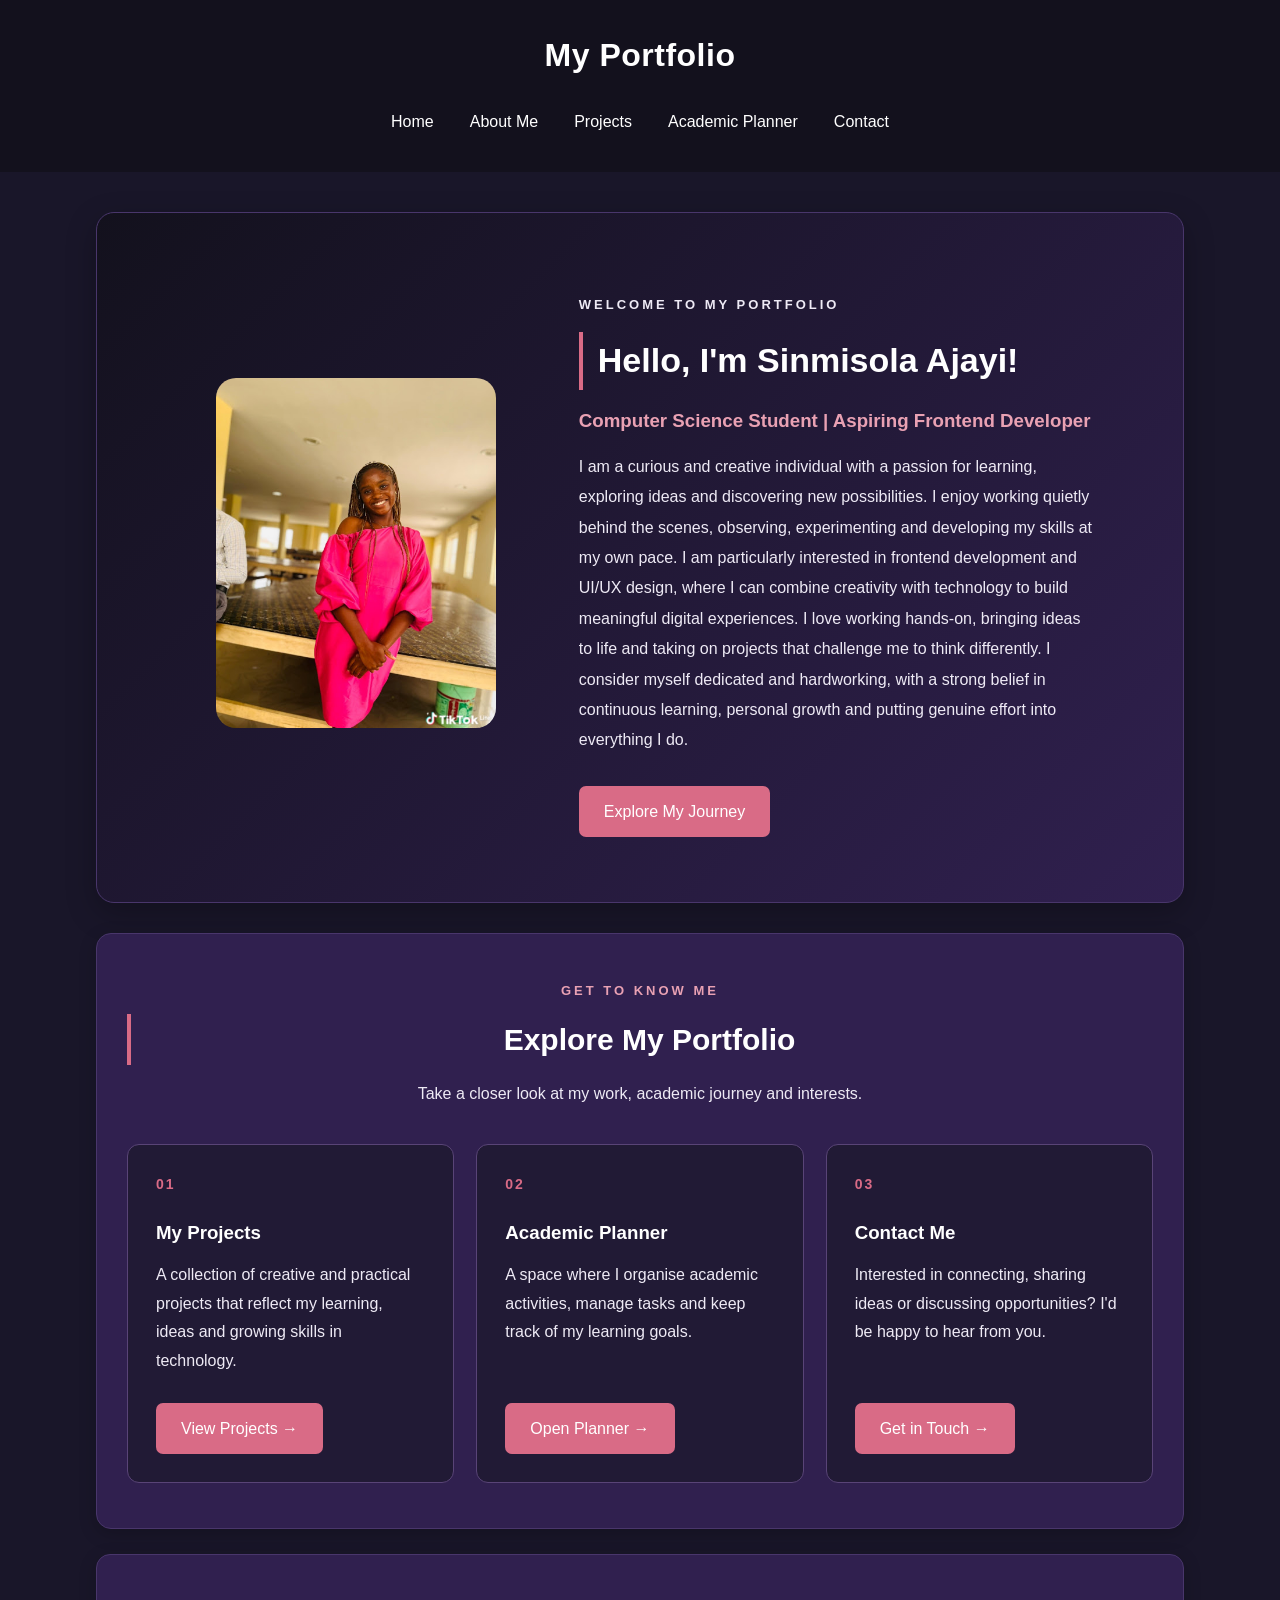
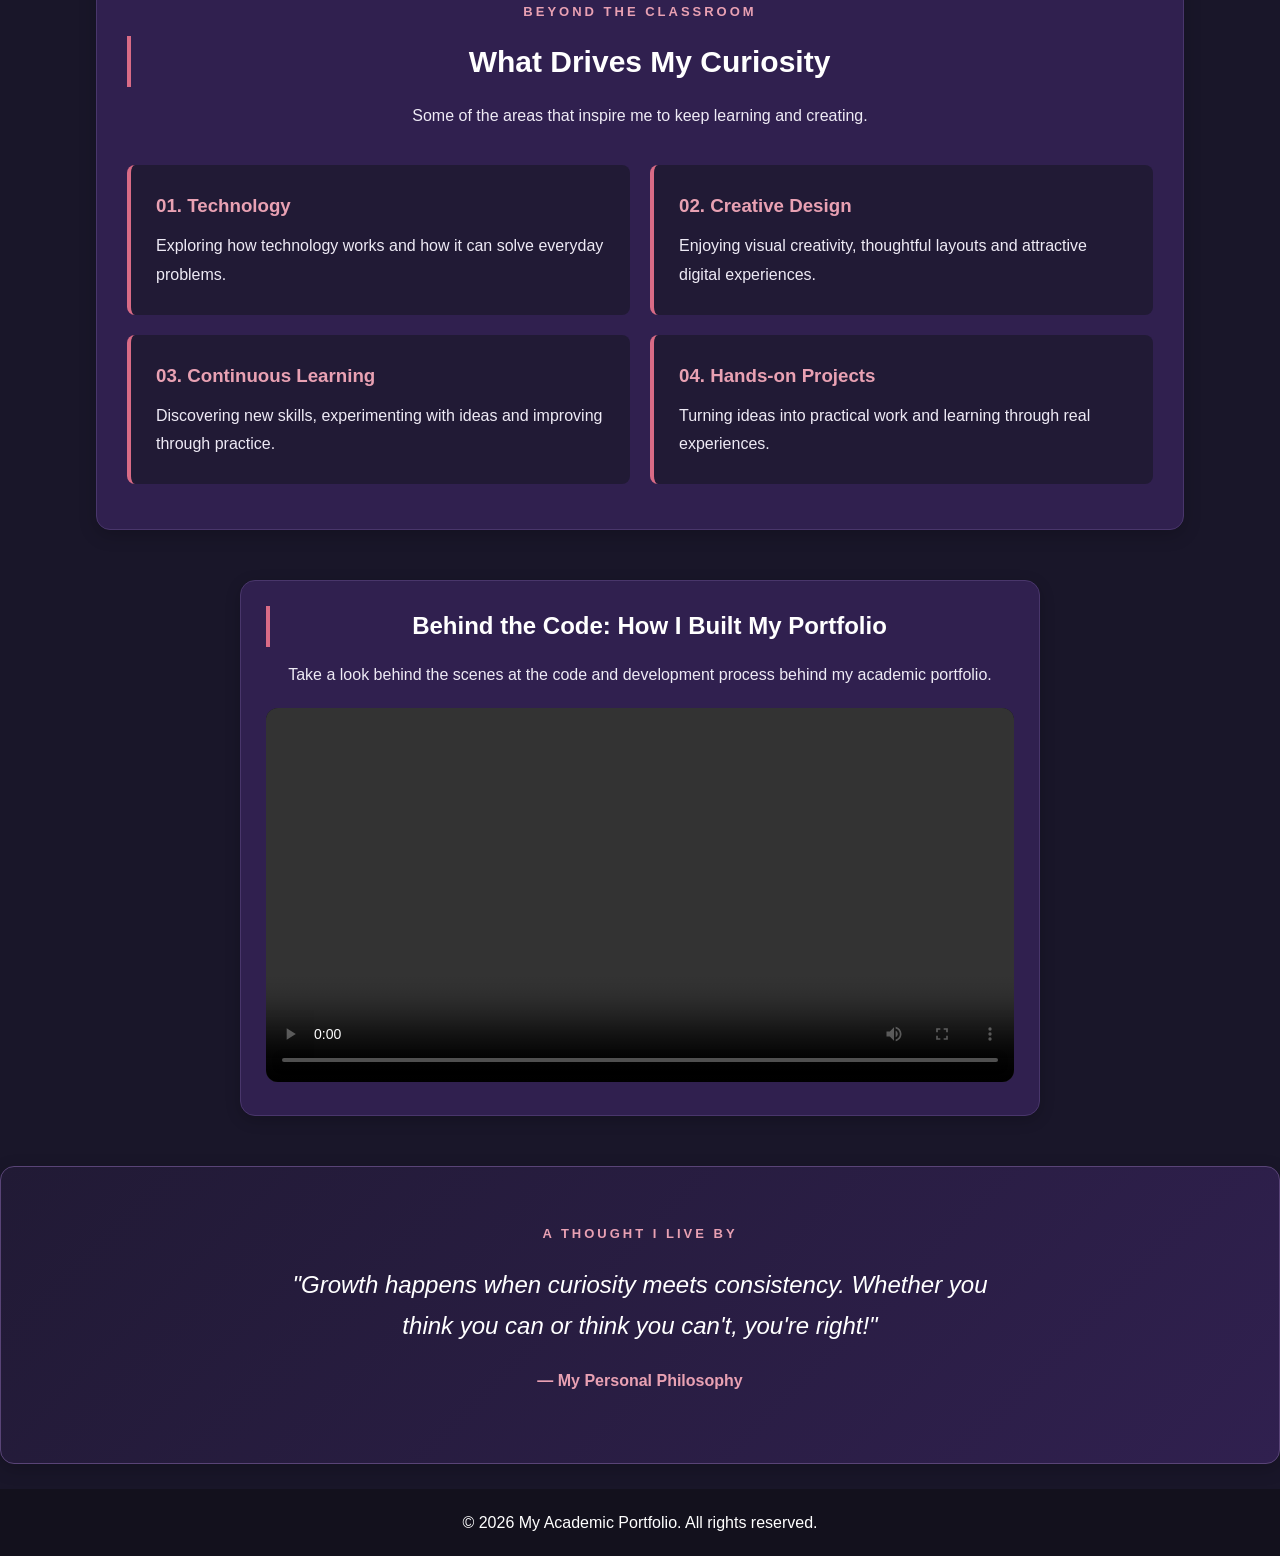
<file: index.html>
<!DOCTYPE html>
<html lang="en">
    <head>
        <meta charset="UTF-8">
        <meta name="viewport" content="width=device-width, initial-scale=1.0">
        <title>My Academic Portfolio</title>
        <link rel="stylesheet" href="style.css">
    </head>
    <body>
        <header>
            <h1>My Portfolio</h1>
            <nav>
                <a href="index.html">Home</a>
                <a href="about.html">About Me</a>
                <a href="projects.html">Projects</a>
                <a href="planner.html">Academic Planner</a>
                <a href="contact.html">Contact</a>
            </nav>
        </header>
        <main>
            
<section class="hero">
    <div class="hero-image">
        <img src="images/profile.jpeg" alt="Profile picture of Sinmisola Ajayi">
    </div>

    <div class="hero-content">
        <p class="intro-label">WELCOME TO MY PORTFOLIO</p>

        <h2>Hello, I'm Sinmisola Ajayi!</h2>

        <h3>Computer Science Student | Aspiring Frontend Developer</h3>

        <p>
            I am a curious and creative individual with a passion for learning,
            exploring ideas and discovering new possibilities. I enjoy working
            quietly behind the scenes, observing, experimenting and developing
            my skills at my own pace. I am particularly interested in frontend
            development and UI/UX design, where I can combine creativity with
            technology to build meaningful digital experiences. I love working
            hands-on, bringing ideas to life and taking on projects that
            challenge me to think differently. I consider myself dedicated
            and hardworking, with a strong belief in continuous learning,
            personal growth and putting genuine effort into everything I do.
        </p>

        <a href="about.html" class="btn">Explore My Journey</a>
    </div>
</section>


<section class="discover-section">
    <div class="section-heading">
        <p class="intro-label">GET TO KNOW ME</p>
        <h2>Explore My Portfolio</h2>
        <p>Take a closer look at my work, academic journey and interests.</p>
    </div>

    <div class="discover-container">

        <div class="discover-card">
            <span class="card-number">01</span>
            <h3>My Projects</h3>
            <p>
                A collection of creative and practical projects that reflect
                my learning, ideas and growing skills in technology.
            </p>
            <a href="projects.html" class="btn">View Projects →</a>
        </div>

        <div class="discover-card">
            <span class="card-number">02</span>
            <h3>Academic Planner</h3>
            <p>
                A space where I organise academic activities, manage tasks
                and keep track of my learning goals.
            </p>
            <a href="planner.html" class="btn">Open Planner →</a>
        </div>

        <div class="discover-card">
            <span class="card-number">03</span>
            <h3>Contact Me</h3>
            <p>
                Interested in connecting, sharing ideas or discussing
                opportunities? I'd be happy to hear from you.
            </p>
            <a href="contact.html" class="btn">Get in Touch →</a>
        </div>

    </div>
</section>

<section class="interests-section">
    <div class="section-heading">
        <p class="intro-label">BEYOND THE CLASSROOM</p>
        <h2>What Drives My Curiosity</h2>
        <p>Some of the areas that inspire me to keep learning and creating.</p>
    </div>

    <div class="interests-container">

        <div class="interest-item">
            <h3>01. Technology</h3>
            <p>Exploring how technology works and how it can solve everyday problems.</p>
        </div>

        <div class="interest-item">
            <h3>02. Creative Design</h3>
            <p>Enjoying visual creativity, thoughtful layouts and attractive digital experiences.</p>
        </div>

        <div class="interest-item">
            <h3>03. Continuous Learning</h3>
            <p>Discovering new skills, experimenting with ideas and improving through practice.</p>
        </div>

        <div class="interest-item">
            <h3>04. Hands-on Projects</h3>
            <p>Turning ideas into practical work and learning through real experiences.</p>
        </div>

    </div>
</section>

            <section class="media-section">
    <h2>Behind the Code: How I Built My Portfolio</h2>

    <p>
        Take a look behind the scenes at the code and development process behind my academic portfolio.
    </p>

    <video controls width="100%">
        <source src="videos/video.mp4" type="video/mp4">
        Your browser does not support video playback.
    </video>

</section>

        </main>

<section class="quote-section">
    <p class="intro-label">A THOUGHT I LIVE BY</p>

    <blockquote>
        "Growth happens when curiosity meets consistency. Whether you think you can or think you can't, you're right!"
    </blockquote>

    <p class="quote-author">— My Personal Philosophy</p>
</section>

        <footer>
            <p>&copy; 2026 My Academic Portfolio. All rights reserved.</p>
        </footer>
    </body>
</html>
</file>
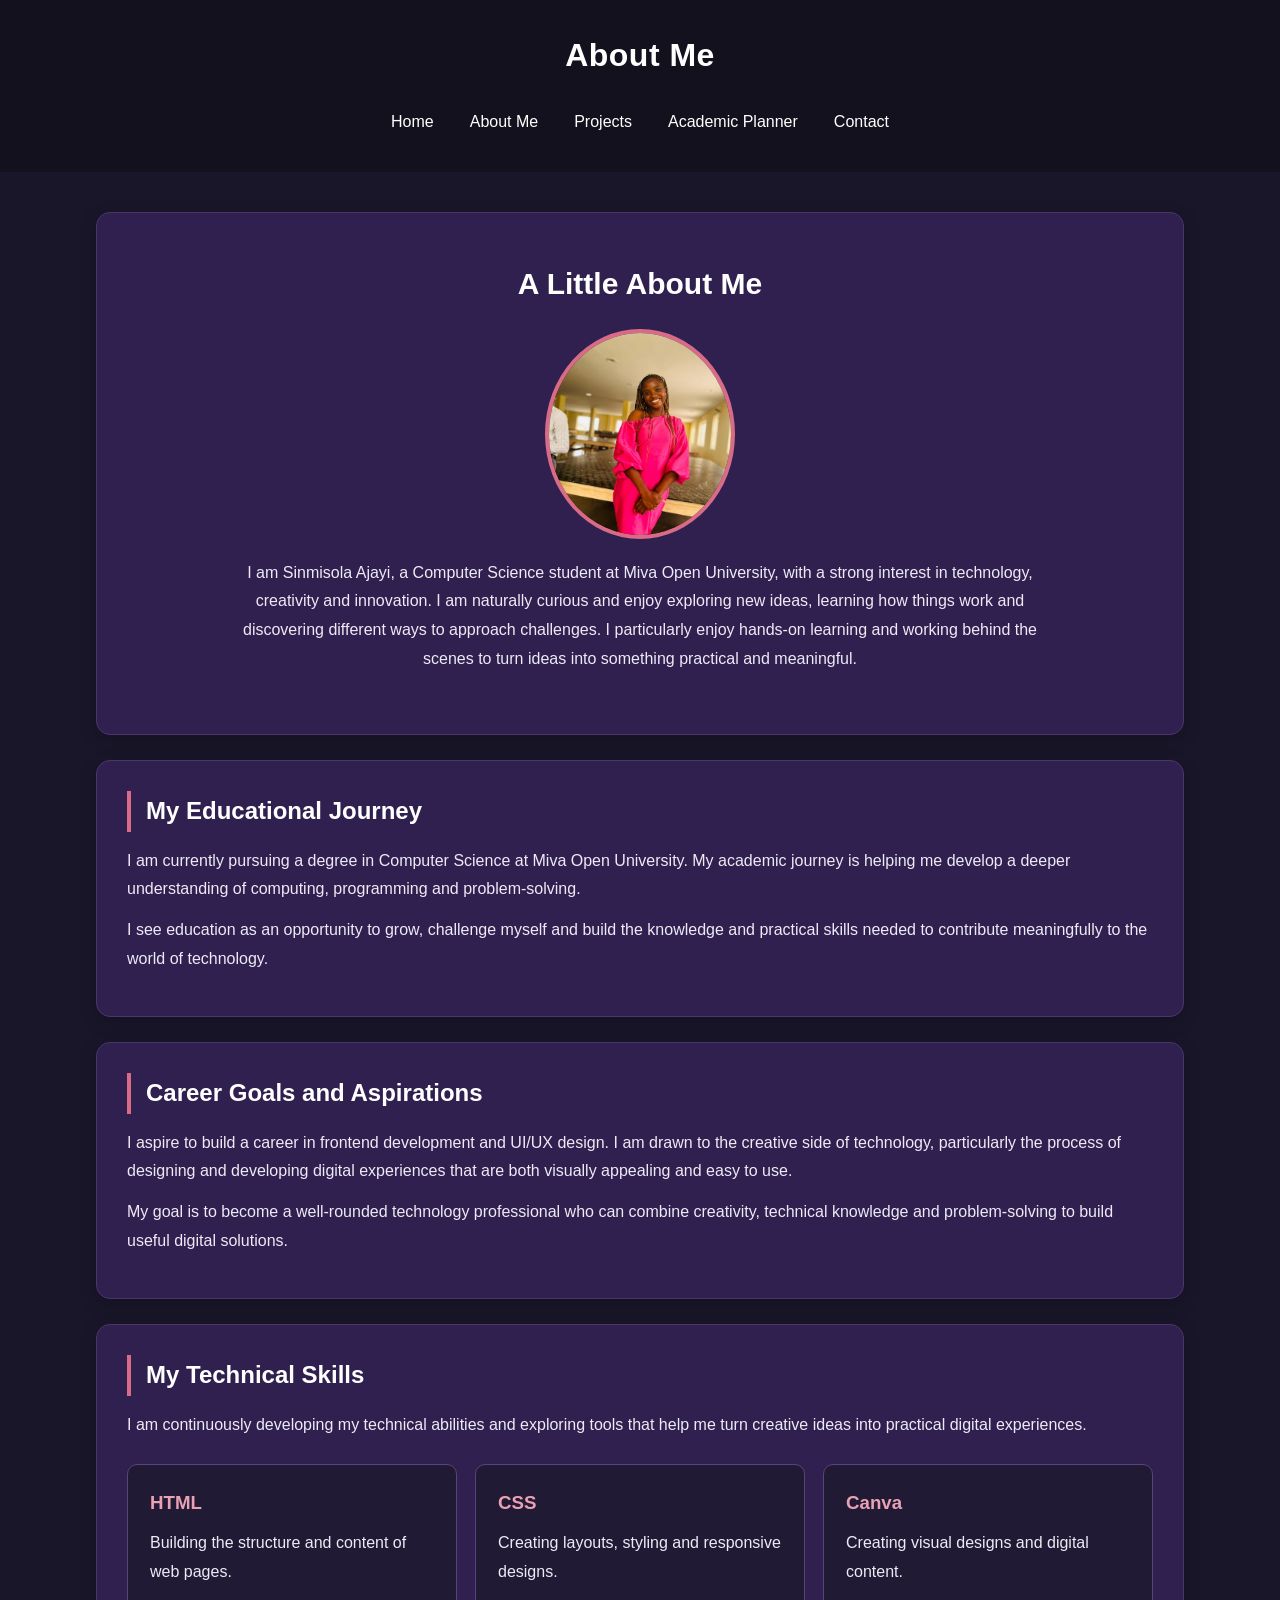
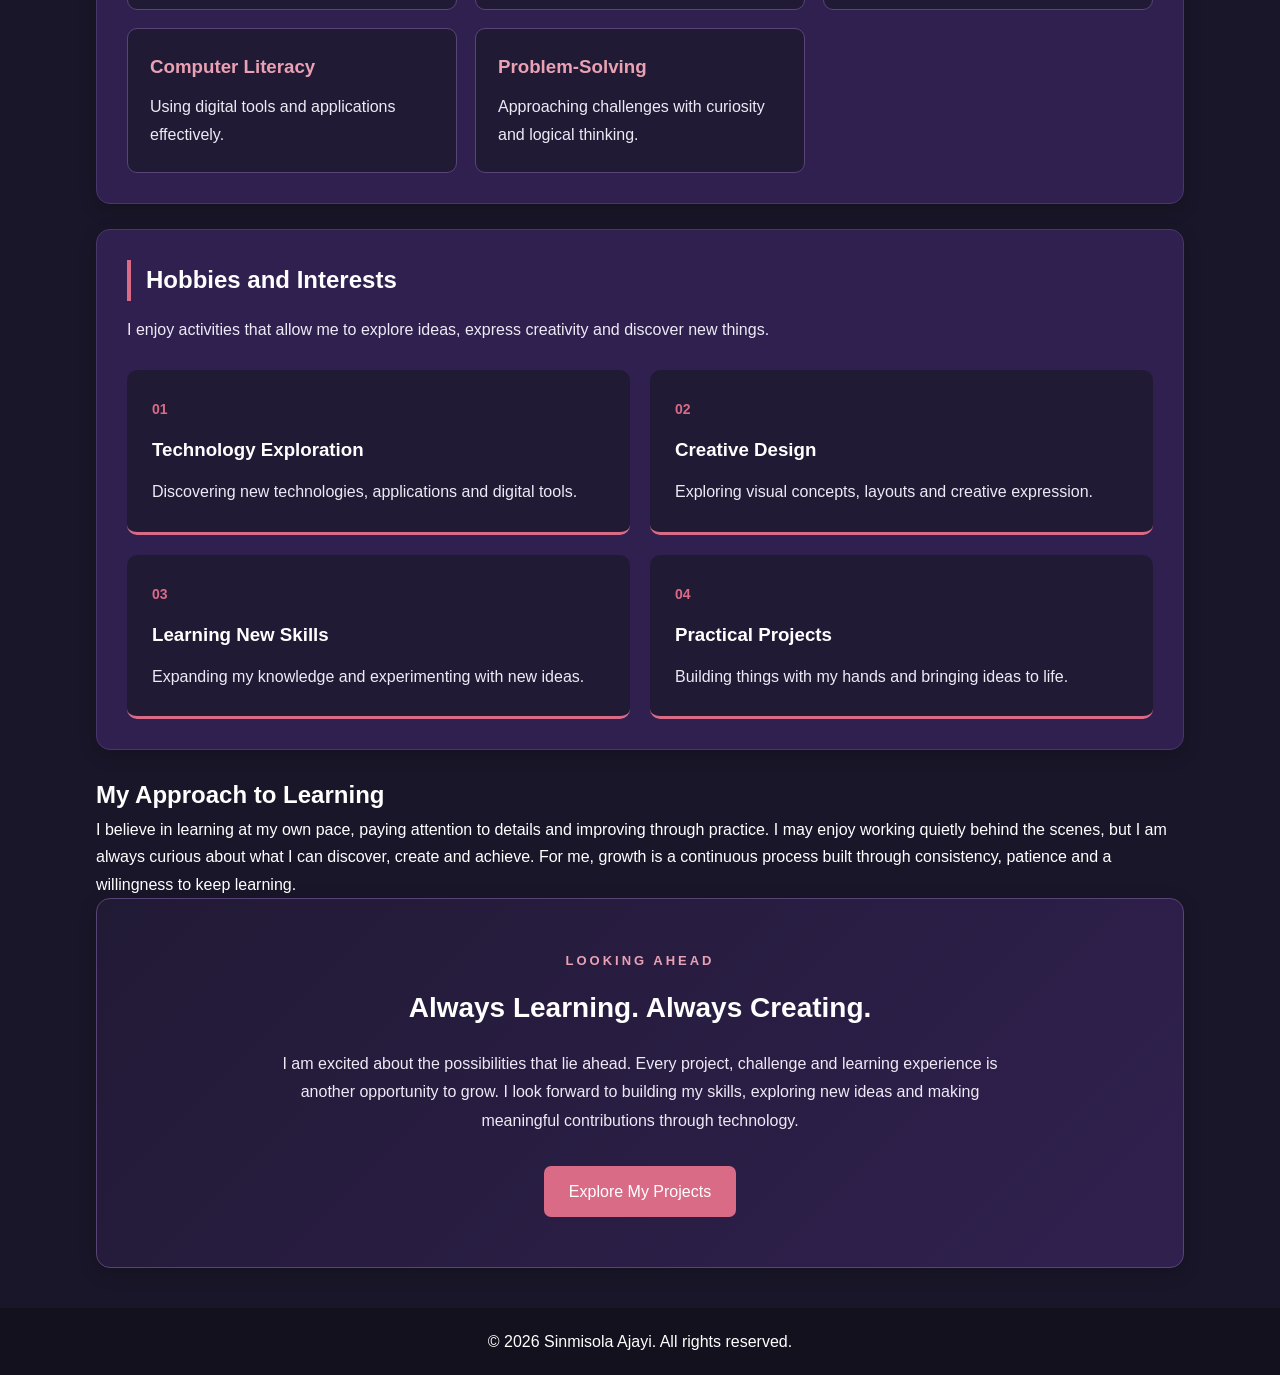
<file: about.html>
<!DOCTYPE html>
<html lang="en">

<head>
    <meta charset="UTF-8">
    <meta name="viewport" content="width=device-width, initial-scale=1.0">

    <title>About Me | Sinmisola Ajayi</title>

    <link rel="stylesheet" href="style.css">
</head>

<body>

    <header>
        <h1>About Me</h1>

        <nav>
            <a href="index.html">Home</a>
            <a href="about.html">About Me</a>
            <a href="projects.html">Projects</a>
            <a href="planner.html">Academic Planner</a>
            <a href="contact.html">Contact</a>
        </nav>
    </header>

    <main>

    <section class="about-intro">
        <h2>A Little About Me</h2>

        <img src="images/profile.jpeg"
             alt="Portrait of Sinmisola Ajayi"
             width="180">

        <p>
            I am Sinmisola Ajayi, a Computer Science student at
            Miva Open University, with a strong interest in technology,
            creativity and innovation. I am naturally curious and enjoy
            exploring new ideas, learning how things work and discovering
            different ways to approach challenges. I particularly enjoy
            hands-on learning and working behind the scenes to turn ideas
            into something practical and meaningful.
        </p>
    </section>

    <section>
        <h2>My Educational Journey</h2>

        <p>
            I am currently pursuing a degree in Computer Science at
            Miva Open University. My academic journey is helping me
            develop a deeper understanding of computing, programming
            and problem-solving.
        </p>

        <p>
            I see education as an opportunity to grow, challenge myself
            and build the knowledge and practical skills needed to
            contribute meaningfully to the world of technology.
        </p>
    </section>

    <section>
        <h2>Career Goals and Aspirations</h2>

        <p>
            I aspire to build a career in frontend development and UI/UX
            design. I am drawn to the creative side of technology,
            particularly the process of designing and developing digital
            experiences that are both visually appealing and easy to use.
        </p>

        <p>
            My goal is to become a well-rounded technology professional
            who can combine creativity, technical knowledge and
            problem-solving to build useful digital solutions.
        </p>
    </section>

    <section class="skills-section">
    <h2>My Technical Skills</h2>

    <p>
        I am continuously developing my technical abilities
        and exploring tools that help me turn creative ideas
        into practical digital experiences.
    </p>

    <div class="skills-container">

        <div class="skill-card">
            <h3>HTML</h3>
            <p>Building the structure and content of web pages.</p>
        </div>

        <div class="skill-card">
            <h3>CSS</h3>
            <p>Creating layouts, styling and responsive designs.</p>
        </div>

        <div class="skill-card">
            <h3>Canva</h3>
            <p>Creating visual designs and digital content.</p>
        </div>

        <div class="skill-card">
            <h3>Computer Literacy</h3>
            <p>Using digital tools and applications effectively.</p>
        </div>

        <div class="skill-card">
            <h3>Problem-Solving</h3>
            <p>Approaching challenges with curiosity and logical thinking.</p>
        </div>

    </div>
</section>
    <section class="hobbies-section">
    <h2>Hobbies and Interests</h2>

    <p>
        I enjoy activities that allow me to explore ideas,
        express creativity and discover new things.
    </p>

    <div class="hobbies-container">

        <div class="hobby-item">
            <span>01</span>
            <h3>Technology Exploration</h3>
            <p>Discovering new technologies, applications and digital tools.</p>
        </div>

        <div class="hobby-item">
            <span>02</span>
            <h3>Creative Design</h3>
            <p>Exploring visual concepts, layouts and creative expression.</p>
        </div>

        <div class="hobby-item">
            <span>03</span>
            <h3>Learning New Skills</h3>
            <p>Expanding my knowledge and experimenting with new ideas.</p>
        </div>

        <div class="hobby-item">
            <span>04</span>
            <h3>Practical Projects</h3>
            <p>Building things with my hands and bringing ideas to life.</p>
        </div>

    </div>
</section>
        <h2>My Approach to Learning</h2>

        <p>
            I believe in learning at my own pace, paying attention to
            details and improving through practice. I may enjoy working
            quietly behind the scenes, but I am always curious about
            what I can discover, create and achieve. For me, growth is
            a continuous process built through consistency, patience
            and a willingness to keep learning.
        </p>
    </section>

    <section class="about-closing">
    <p class="intro-label">LOOKING AHEAD</p>

    <h2>Always Learning. Always Creating.</h2>

    <p>
        I am excited about the possibilities that lie ahead.
        Every project, challenge and learning experience is
        another opportunity to grow. I look forward to building
        my skills, exploring new ideas and making meaningful
        contributions through technology.
    </p>

    <a href="projects.html" class="btn">Explore My Projects</a>
</section>

</main>
    <footer>
        <p>&copy; 2026 Sinmisola Ajayi. All rights reserved.</p>
    </footer>

</body>
</html>
</file>
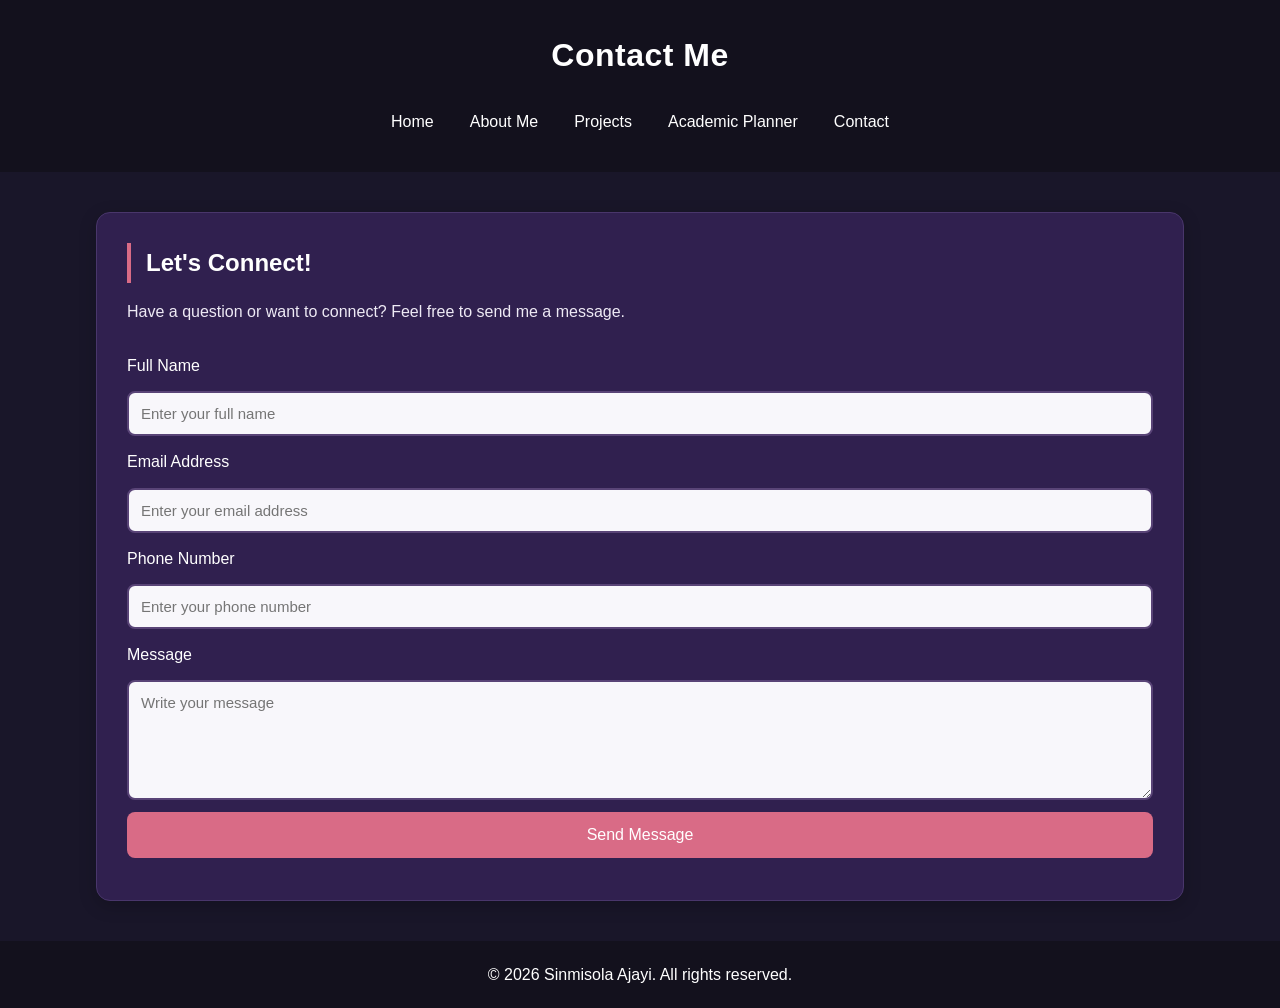
<file: contact.html>
<!DOCTYPE html>
<html lang="en">

<head>
    <meta charset="UTF-8">
    <meta name="viewport" content="width=device-width, initial-scale=1.0">

    <title>Contact Me | Sinmisola Ajayi</title>

    <link rel="stylesheet" href="style.css">
</head>

<body>

    <header>
        <h1>Contact Me</h1>

        <nav>
            <a href="index.html">Home</a>
            <a href="about.html">About Me</a>
            <a href="projects.html">Projects</a>
            <a href="planner.html">Academic Planner</a>
            <a href="contact.html">Contact</a>
        </nav>
    </header>

    <main>

        <section>
            <h2>Let's Connect!</h2>

            <p>
                Have a question or want to connect?
                Feel free to send me a message.
            </p>

            <form id="contactForm">

                <label for="name">Full Name</label>
                <input type="text" id="name"
                    placeholder="Enter your full name">

                <label for="email">Email Address</label>
                <input type="text" id="email"
                    placeholder="Enter your email address">

                <label for="phone">Phone Number</label>
                <input type="text" id="phone"
                    placeholder="Enter your phone number">

                <label for="message">Message</label>
                <textarea id="message"
                    placeholder="Write your message"></textarea>

                <button type="submit">Send Message</button>

            </form>

            <p id="formFeedback"></p>

        </section>

    </main>

    <footer>
        <p>&copy; 2026 Sinmisola Ajayi. All rights reserved.</p>
    </footer>

    <script src="script.js"></script>

</body>
</html>
</file>
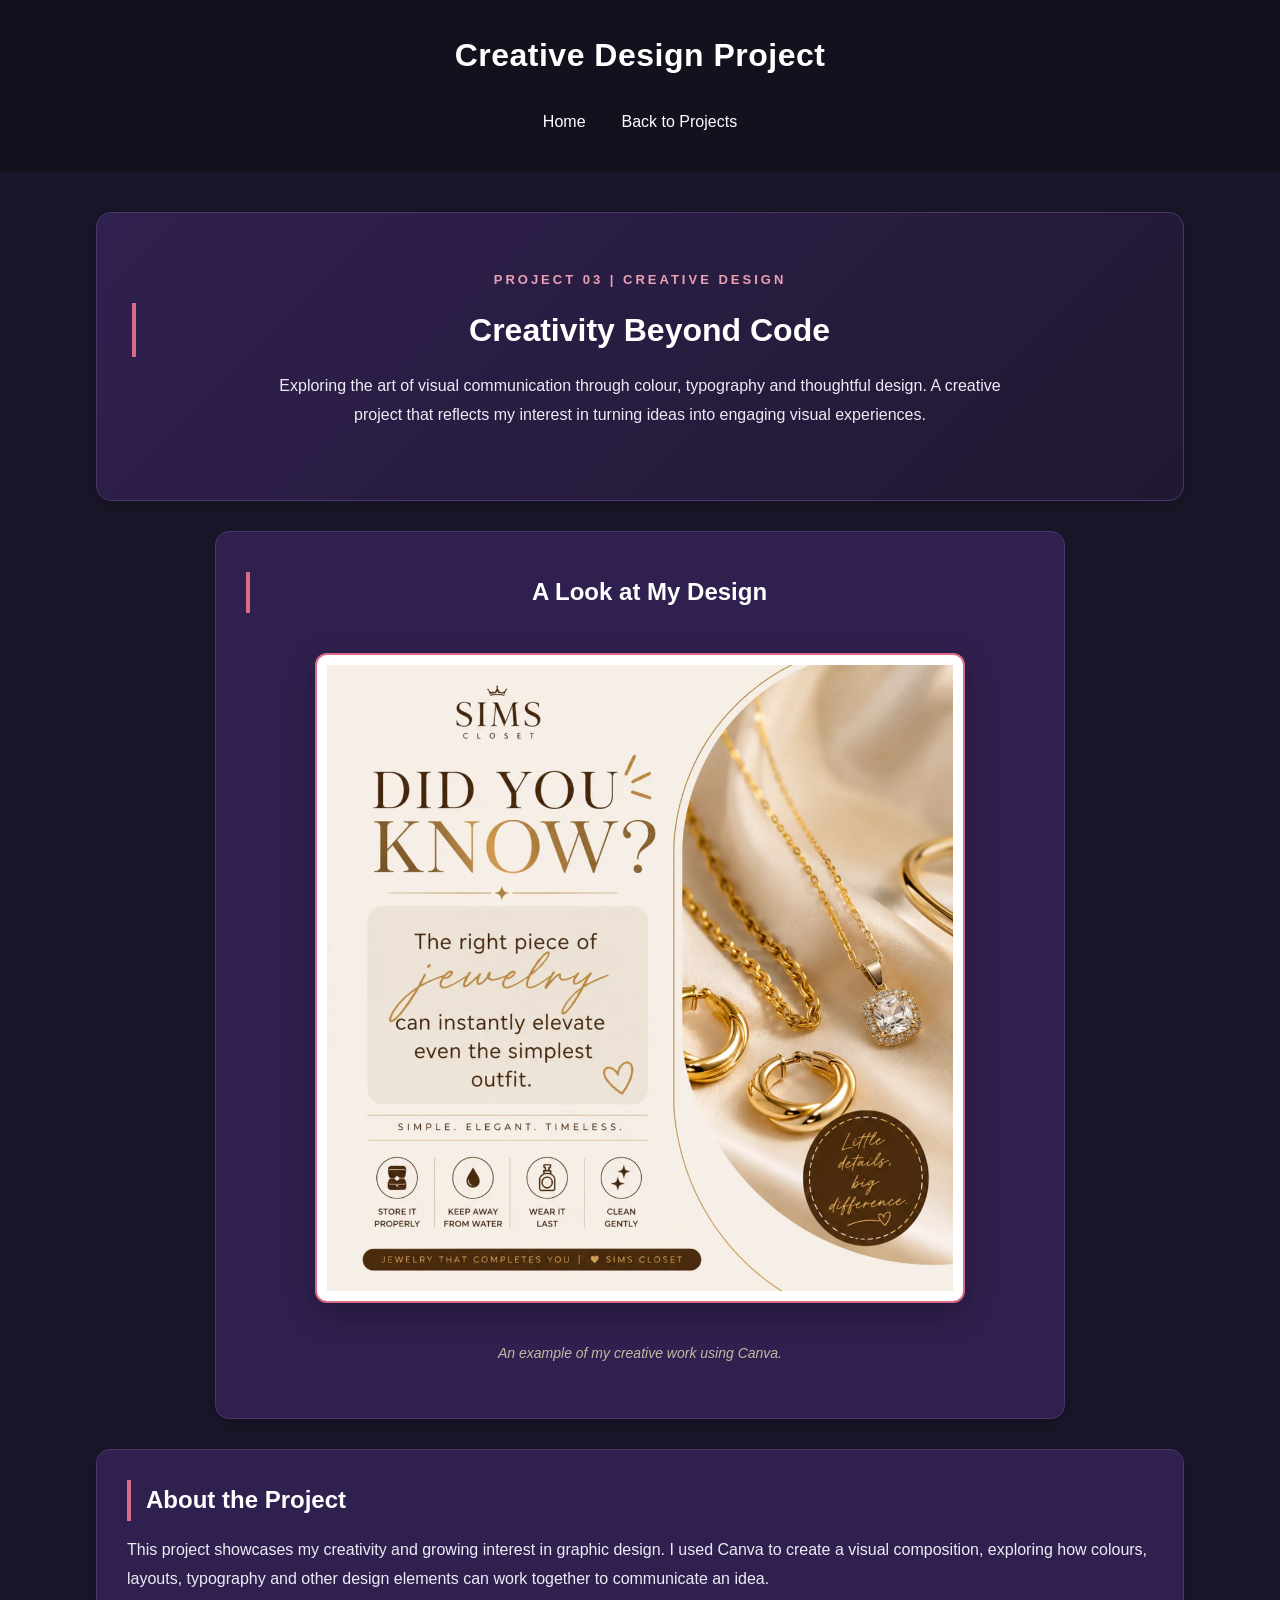
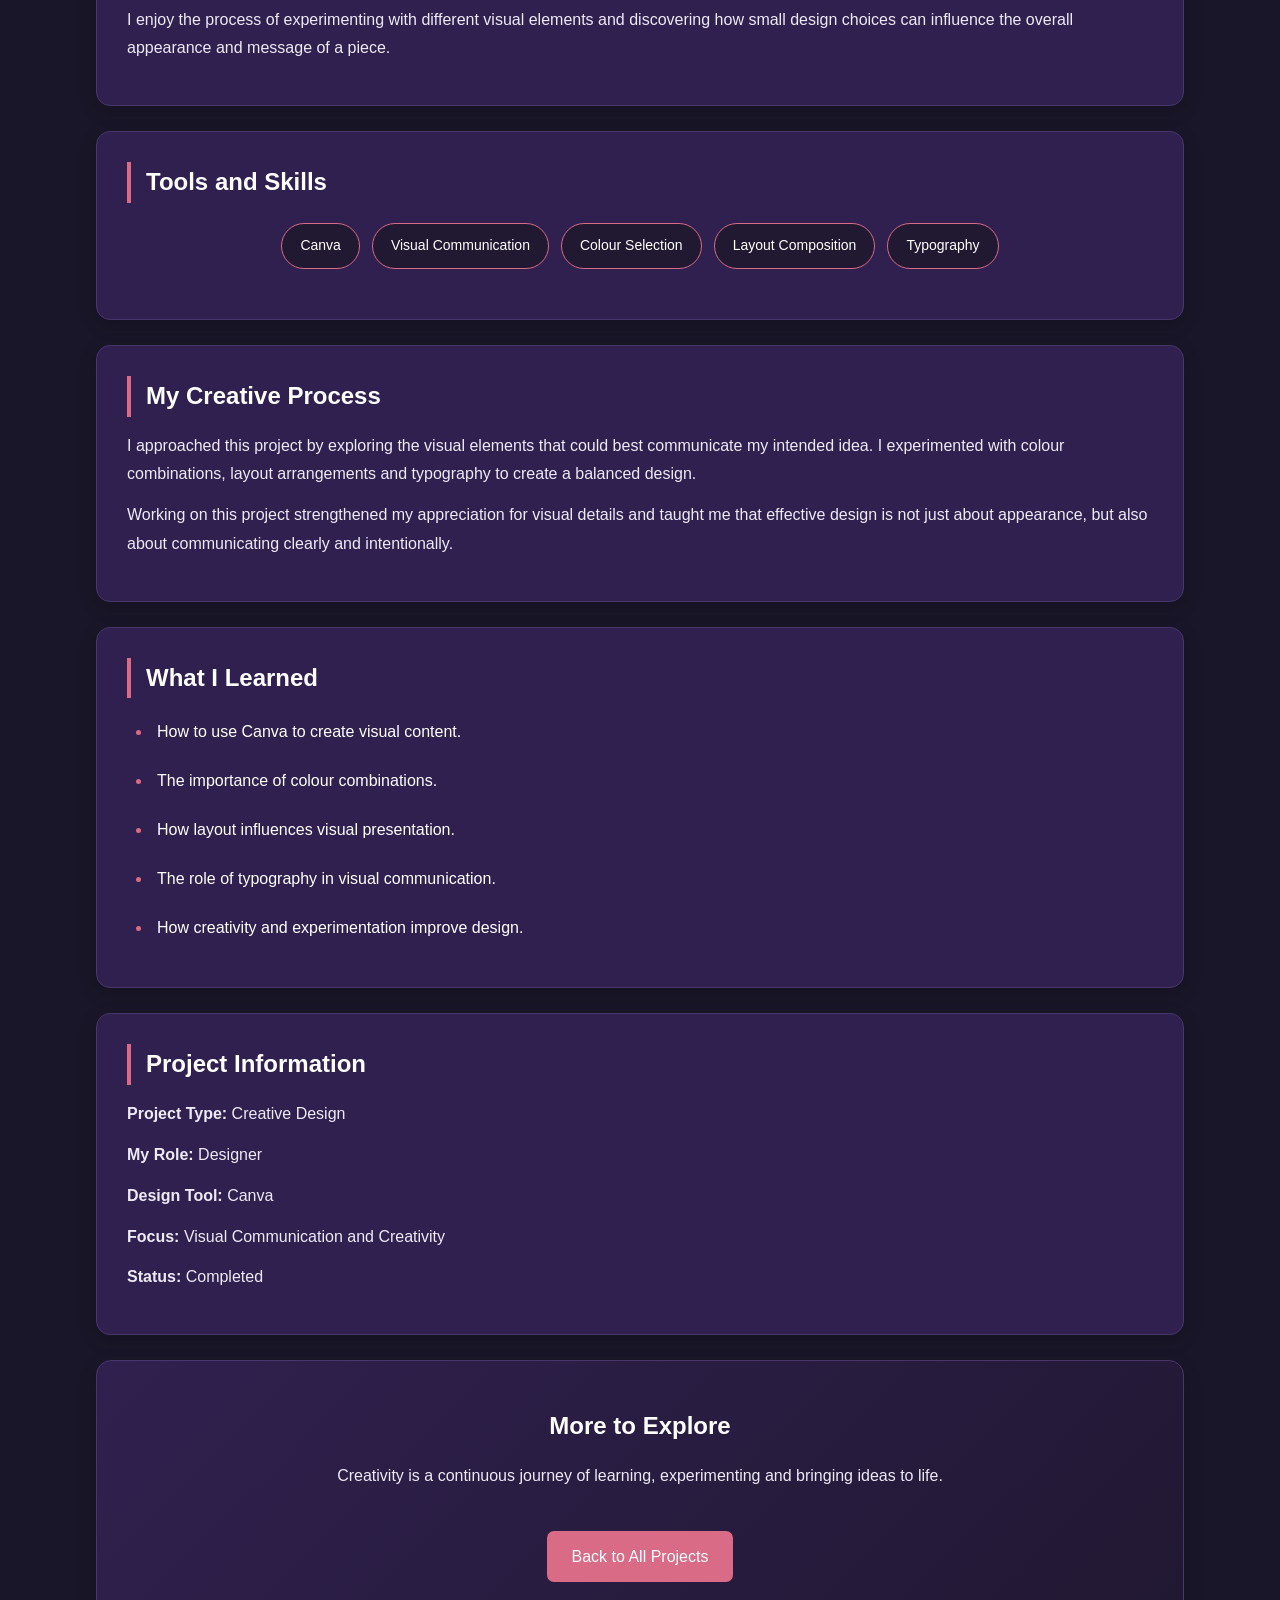
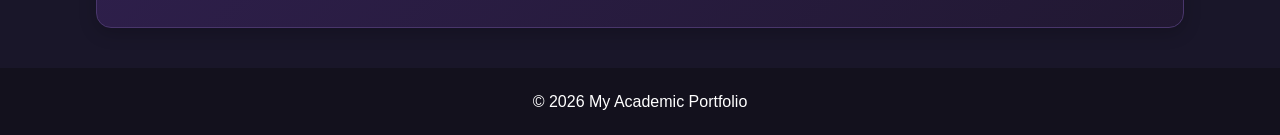
<file: design-project.html>
<!DOCTYPE html>
<html lang="en">
<head>
    <meta charset="UTF-8">
    <meta name="viewport" content="width=device-width, initial-scale=1.0">
    <title>Creative Design Project</title>
    <link rel="stylesheet" href="style.css">
</head>
<body>

    <header>
        <h1>Creative Design Project</h1>
        <nav>
            <a href="index.html">Home</a>
            <a href="projects.html">Back to Projects</a>
        </nav>
    </header>

    
<main>

    <section class="project-detail-intro">
        <p class="intro-label">PROJECT 03 | CREATIVE DESIGN</p>
        <h2>Creativity Beyond Code</h2>

        <p>
            Exploring the art of visual communication through
            colour, typography and thoughtful design.
            A creative project that reflects my interest
            in turning ideas into engaging visual experiences.
        </p>
    </section>

    <section class="project-preview design-preview">
        <h2>A Look at My Design</h2>

        <img src="images/design.jpeg"
             alt="Creative graphic design created using Canva">

        <p class="preview-caption">
            An example of my creative work using Canva.
        </p>
    </section>

    <section>
        <h2>About the Project</h2>

        <p>
            This project showcases my creativity and growing
            interest in graphic design. I used Canva to create
            a visual composition, exploring how colours,
            layouts, typography and other design elements
            can work together to communicate an idea.
        </p>

        <p>
            I enjoy the process of experimenting with different
            visual elements and discovering how small design
            choices can influence the overall appearance
            and message of a piece.
        </p>
    </section>

    <section>
        <h2>Tools and Skills</h2>

        <div class="project-tools">
            <span>Canva</span>
            <span>Visual Communication</span>
            <span>Colour Selection</span>
            <span>Layout Composition</span>
            <span>Typography</span>
        </div>
    </section>

    <section>
        <h2>My Creative Process</h2>

        <p>
            I approached this project by exploring the visual
            elements that could best communicate my intended
            idea. I experimented with colour combinations,
            layout arrangements and typography to create
            a balanced design.
        </p>

        <p>
            Working on this project strengthened my appreciation
            for visual details and taught me that effective
            design is not just about appearance, but also about
            communicating clearly and intentionally.
        </p>
    </section>

    <section>
        <h2>What I Learned</h2>

        <ul>
            <li>How to use Canva to create visual content.</li>
            <li>The importance of colour combinations.</li>
            <li>How layout influences visual presentation.</li>
            <li>The role of typography in visual communication.</li>
            <li>How creativity and experimentation improve design.</li>
        </ul>
    </section>

    <section>
        <h2>Project Information</h2>

        <p><strong>Project Type:</strong> Creative Design</p>
        <p><strong>My Role:</strong> Designer</p>
        <p><strong>Design Tool:</strong> Canva</p>
        <p><strong>Focus:</strong> Visual Communication and Creativity</p>
        <p><strong>Status:</strong> Completed</p>
    </section>

    <section class="project-navigation">
        <h2>More to Explore</h2>

        <p>
            Creativity is a continuous journey of learning,
            experimenting and bringing ideas to life.
        </p>

        <a href="projects.html" class="btn">Back to All Projects</a>
    </section>

</main>


    <footer>
        <p>&copy; 2026 My Academic Portfolio</p>
    </footer>

</body>
</html>
</file>
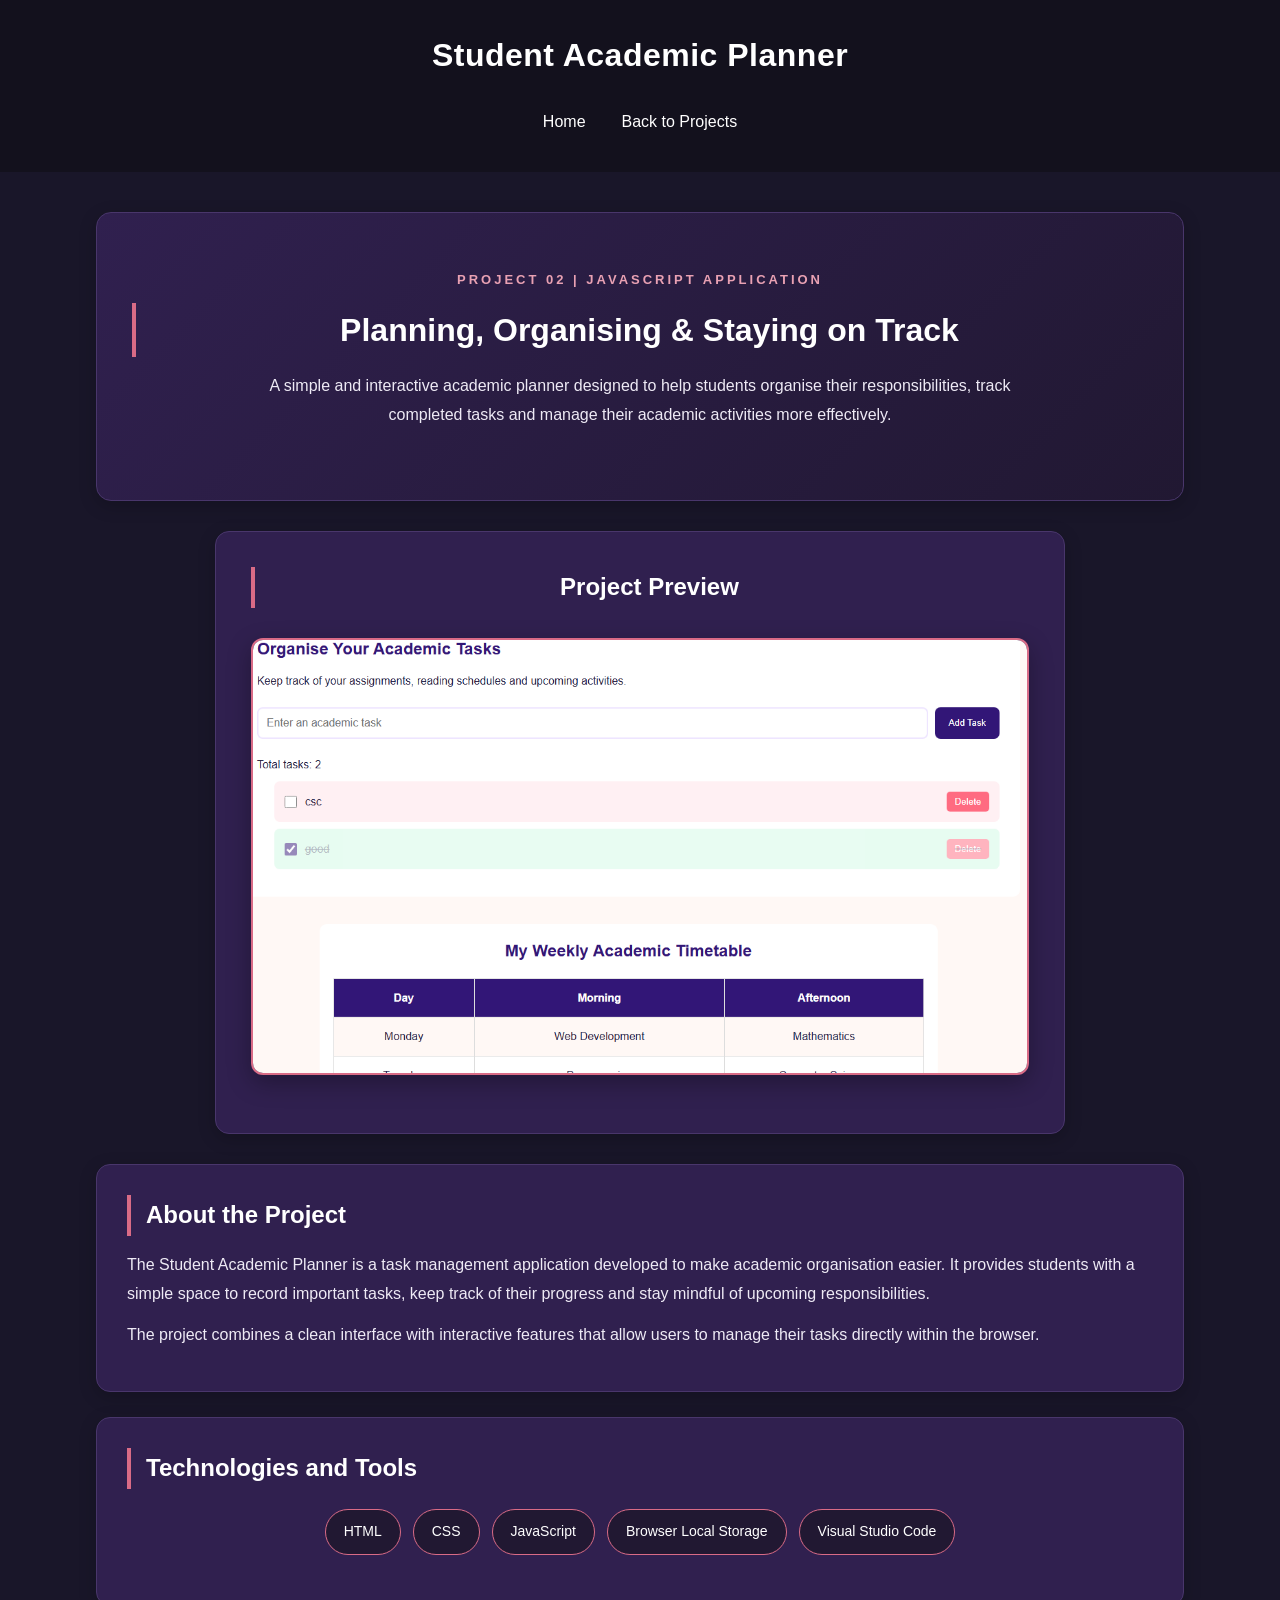
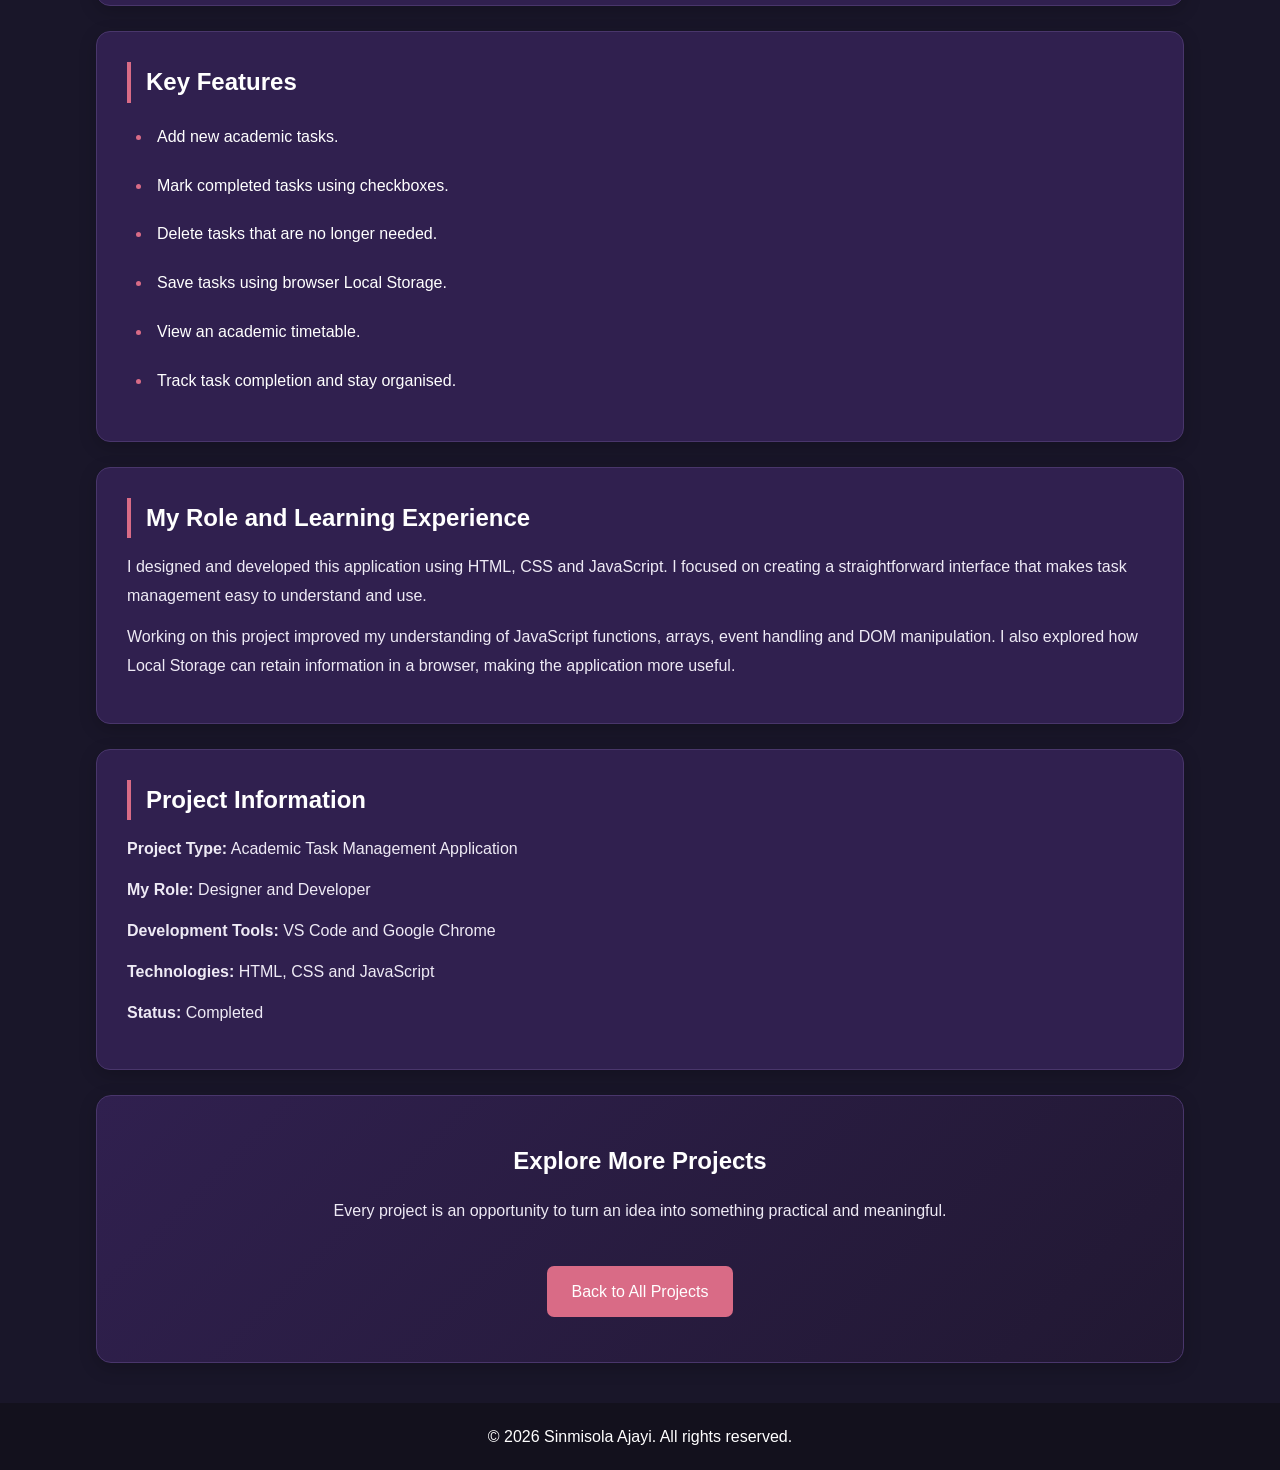
<file: planner-project.html>
<!DOCTYPE html>
<html lang="en">
<head>
    <meta charset="UTF-8">
    <meta name="viewport" content="width=device-width, initial-scale=1.0">
    <title>Student Academic Planner | Sinmisola</title>
    <link rel="stylesheet" href="style.css">
</head>

<body>

    <header>
        <h1>Student Academic Planner</h1>

        <nav>
            <a href="index.html">Home</a>
            <a href="projects.html">Back to Projects</a>
        </nav>
    </header>

    
<main>

    <section class="project-detail-intro">
        <p class="intro-label">PROJECT 02 | JAVASCRIPT APPLICATION</p>
        <h2>Planning, Organising & Staying on Track</h2>

        <p>
            A simple and interactive academic planner designed
            to help students organise their responsibilities,
            track completed tasks and manage their academic
            activities more effectively.
        </p>
    </section>

    <section class="project-preview">
        <h2>Project Preview</h2>
        <img src="images/planner.png"
             alt="Screenshot of my student academic planner">
    </section>

    <section>
        <h2>About the Project</h2>

        <p>
            The Student Academic Planner is a task management
            application developed to make academic organisation
            easier. It provides students with a simple space to
            record important tasks, keep track of their progress
            and stay mindful of upcoming responsibilities.
        </p>

        <p>
            The project combines a clean interface with
            interactive features that allow users to manage
            their tasks directly within the browser.
        </p>
    </section>

    <section>
        <h2>Technologies and Tools</h2>

        <div class="project-tools">
            <span>HTML</span>
            <span>CSS</span>
            <span>JavaScript</span>
            <span>Browser Local Storage</span>
            <span>Visual Studio Code</span>
        </div>
    </section>

    <section>
        <h2>Key Features</h2>

        <ul>
            <li>Add new academic tasks.</li>
            <li>Mark completed tasks using checkboxes.</li>
            <li>Delete tasks that are no longer needed.</li>
            <li>Save tasks using browser Local Storage.</li>
            <li>View an academic timetable.</li>
            <li>Track task completion and stay organised.</li>
        </ul>
    </section>

    <section>
        <h2>My Role and Learning Experience</h2>

        <p>
            I designed and developed this application using
            HTML, CSS and JavaScript. I focused on creating
            a straightforward interface that makes task
            management easy to understand and use.
        </p>

        <p>
            Working on this project improved my understanding
            of JavaScript functions, arrays, event handling
            and DOM manipulation. I also explored how Local
            Storage can retain information in a browser,
            making the application more useful.
        </p>
    </section>

    <section>
        <h2>Project Information</h2>

        <p><strong>Project Type:</strong> Academic Task Management Application</p>
        <p><strong>My Role:</strong> Designer and Developer</p>
        <p><strong>Development Tools:</strong> VS Code and Google Chrome</p>
        <p><strong>Technologies:</strong> HTML, CSS and JavaScript</p>
        <p><strong>Status:</strong> Completed</p>
    </section>

    <section class="project-navigation">
        <h2>Explore More Projects</h2>

        <p>
            Every project is an opportunity to turn an idea
            into something practical and meaningful.
        </p>

        <a href="projects.html" class="btn">Back to All Projects</a>
    </section>

</main>


    <footer>
        <p>&copy; 2026 Sinmisola Ajayi. All rights reserved.</p>
    </footer>

</body>
</html>
</file>
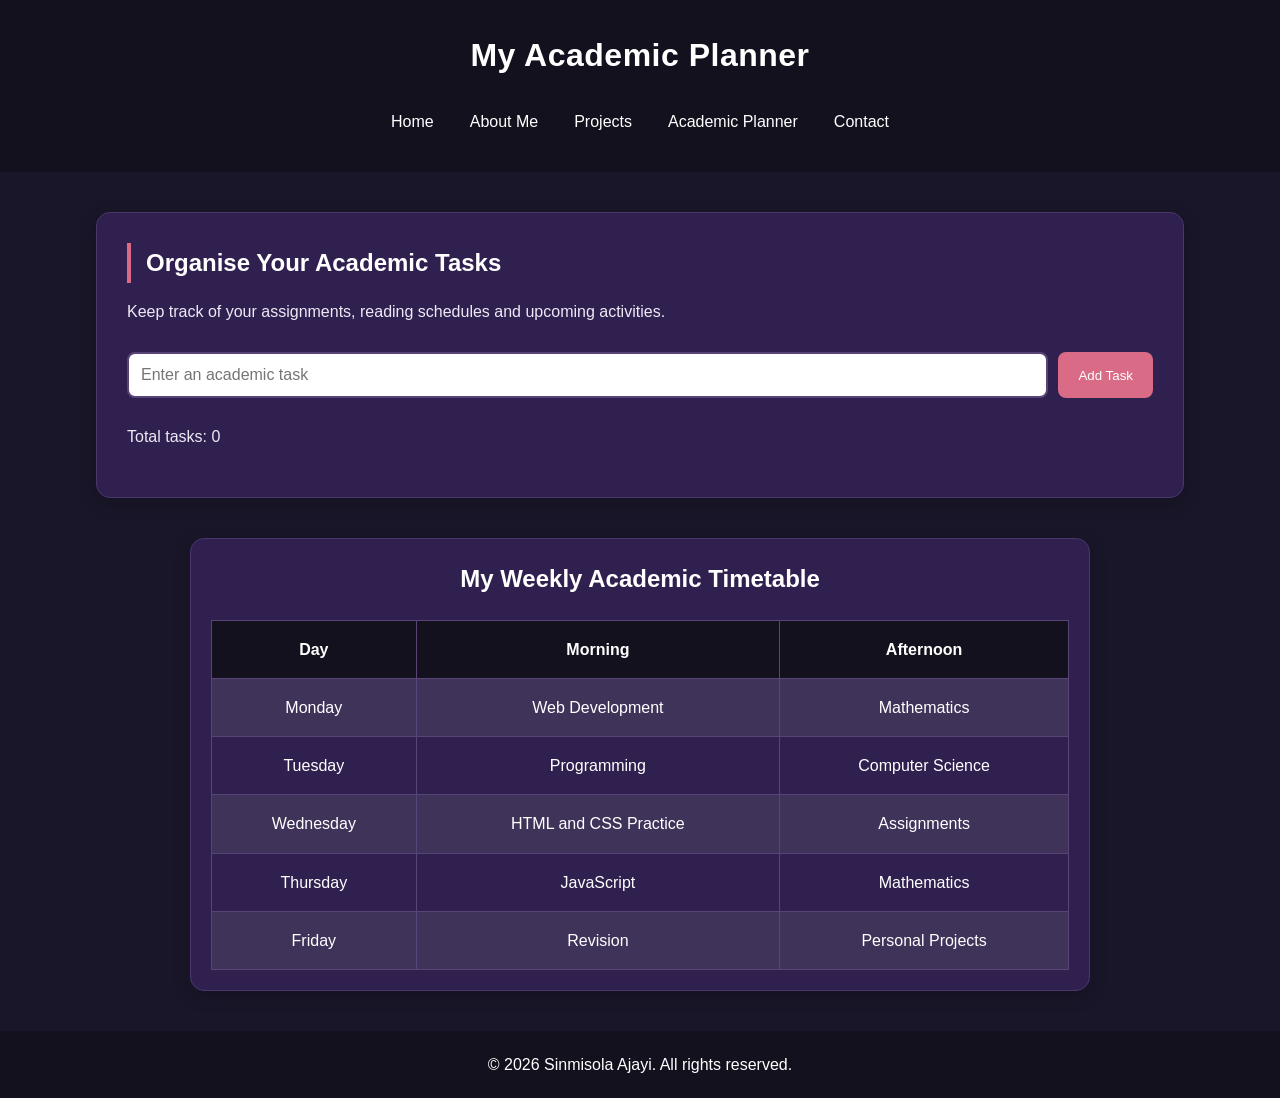
<file: planner.html>
<!DOCTYPE html>
<html lang="en">

<head>
    <meta charset="UTF-8">
    <meta name="viewport" content="width=device-width, initial-scale=1.0">

    <title>Academic Planner | Sinmisola Ajayi</title>

    <link rel="stylesheet" href="style.css">
</head>

<body>

    <header>
        <h1>My Academic Planner</h1>

        <nav>
            <a href="index.html">Home</a>
            <a href="about.html">About Me</a>
            <a href="projects.html">Projects</a>
            <a href="planner.html">Academic Planner</a>
            <a href="contact.html">Contact</a>
        </nav>
    </header>

    <main>

        <section>
            <h2>Organise Your Academic Tasks</h2>

            <p>Keep track of your assignments, reading
            schedules and upcoming activities.</p>

            <div class="planner-input">

                <input
                    type="text"
                    id="taskInput"
                    placeholder="Enter an academic task">

                <button id="addTaskBtn">Add Task</button>

            </div>

            <p id="taskCounter">Total tasks: 0</p>
            <ul id="taskList"></ul>

        </section>

    </main>

    
<section class="timetable">
    <h2>My Weekly Academic Timetable</h2>

    <!-- Desktop Timetable -->
    <div class="table-container desktop-timetable">
        <table>
            <tr>
                <th>Day</th>
                <th>Morning</th>
                <th>Afternoon</th>
            </tr>
            <tr>
                <td>Monday</td>
                <td>Web Development</td>
                <td>Mathematics</td>
            </tr>
            <tr>
                <td>Tuesday</td>
                <td>Programming</td>
                <td>Computer Science</td>
            </tr>
            <tr>
                <td>Wednesday</td>
                <td>HTML and CSS Practice</td>
                <td>Assignments</td>
            </tr>
            <tr>
                <td>Thursday</td>
                <td>JavaScript</td>
                <td>Mathematics</td>
            </tr>
            <tr>
                <td>Friday</td>
                <td>Revision</td>
                <td>Personal Projects</td>
            </tr>
        </table>
    </div>

    <!-- Mobile Timetable -->
    <div class="mobile-timetable">

        <div class="day-card">
            <h3>Monday</h3>
            <p><strong>Morning</strong> Web Development</p>
            <p><strong>Afternoon</strong> Mathematics</p>
        </div>

        <div class="day-card">
            <h3>Tuesday</h3>
            <p><strong>Morning</strong> Programming</p>
            <p><strong>Afternoon</strong> Computer Science</p>
        </div>

        <div class="day-card">
            <h3>Wednesday</h3>
            <p><strong>Morning</strong> HTML and CSS Practice</p>
            <p><strong>Afternoon</strong> Assignments</p>
        </div>

        <div class="day-card">
            <h3>Thursday</h3>
            <p><strong>Morning</strong> JavaScript</p>
            <p><strong>Afternoon</strong> Mathematics</p>
        </div>

        <div class="day-card">
            <h3>Friday</h3>
            <p><strong>Morning</strong> Revision</p>
            <p><strong>Afternoon</strong> Personal Projects</p>
        </div>

    </div>
</section>


    <footer>
        <p>&copy; 2026 Sinmisola Ajayi. All rights reserved.</p>
    </footer>

    <script src="script.js"></script>

</body>
</html>
</file>
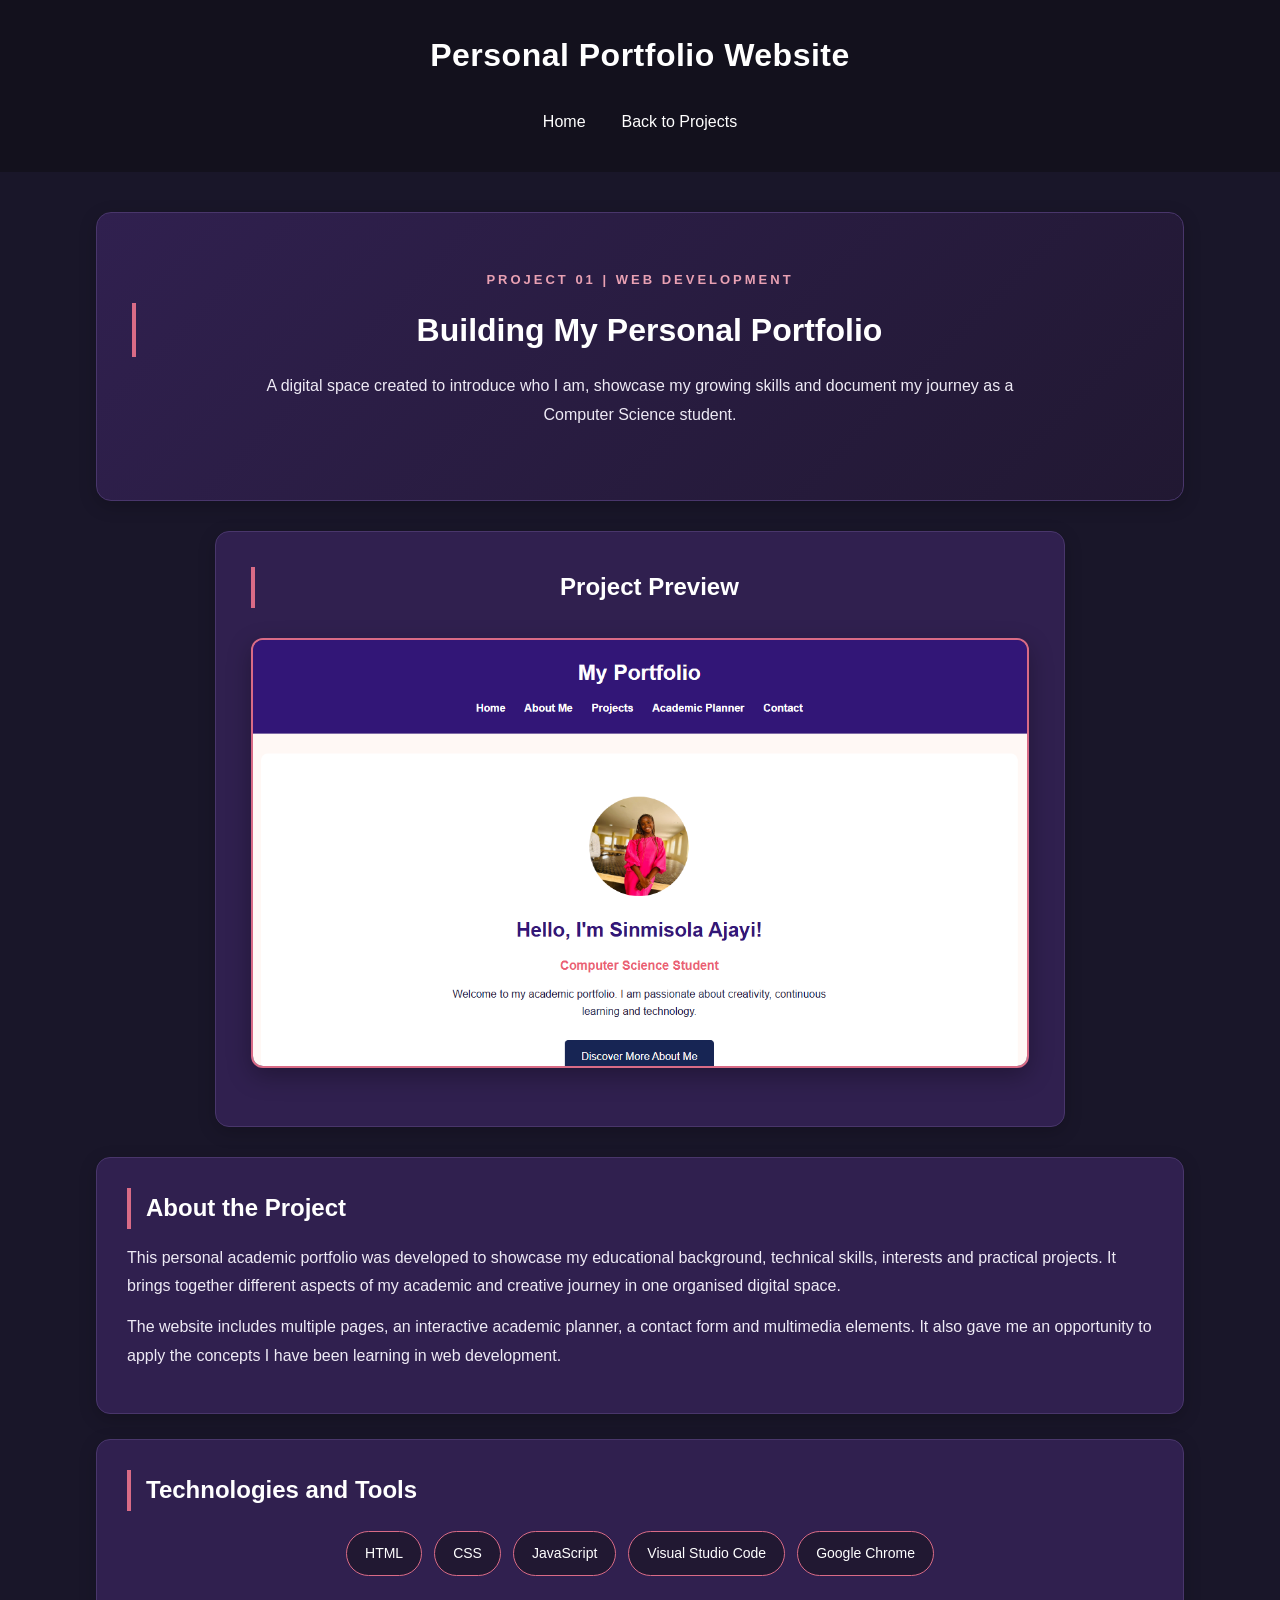
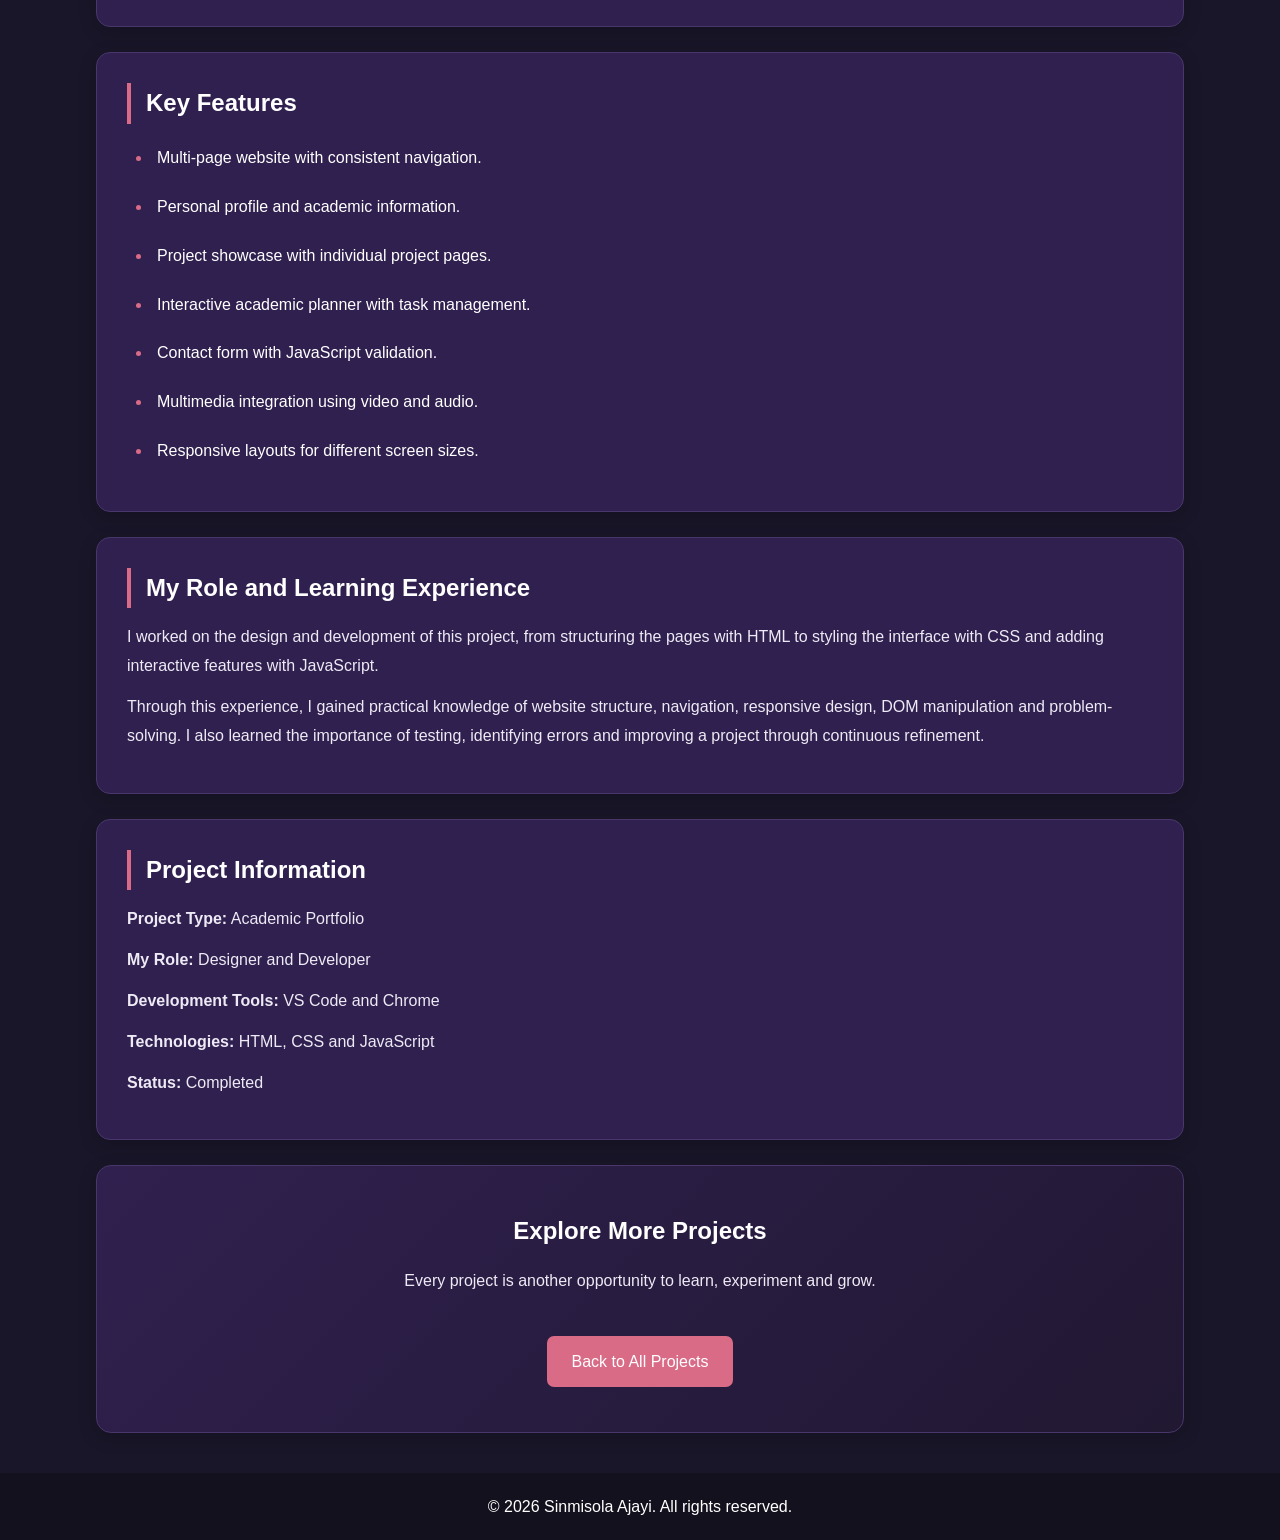
<file: portfolio-project.html>
<!DOCTYPE html>
<html lang="en">
<head>
    <meta charset="UTF-8">
    <meta name="viewport" content="width=device-width, initial-scale=1.0">
    <title>Personal Portfolio Website | Sinmisola</title>
    <link rel="stylesheet" href="style.css">
</head>

<body>

    <header>
        <h1>Personal Portfolio Website</h1>
        <nav>
            <a href="index.html">Home</a>
            <a href="projects.html">Back to Projects</a>
        </nav>
    </header>

    <main>

    <section class="project-detail-intro">
        <p class="intro-label">PROJECT 01 | WEB DEVELOPMENT</p>
        <h2>Building My Personal Portfolio</h2>

        <p>
            A digital space created to introduce who I am,
            showcase my growing skills and document my journey
            as a Computer Science student.
        </p>
    </section>

    <section class="project-preview">
        <h2>Project Preview</h2>

        <img src="images/portfolio.png"
             alt="Preview of my personal academic portfolio">
    </section>

    <section>
        <h2>About the Project</h2>

        <p>
            This personal academic portfolio was developed to
            showcase my educational background, technical skills,
            interests and practical projects. It brings together
            different aspects of my academic and creative journey
            in one organised digital space.
        </p>

        <p>
            The website includes multiple pages, an interactive
            academic planner, a contact form and multimedia
            elements. It also gave me an opportunity to apply
            the concepts I have been learning in web development.
        </p>
    </section>

    <section>
        <h2>Technologies and Tools</h2>

        <div class="project-tools">
            <span>HTML</span>
            <span>CSS</span>
            <span>JavaScript</span>
            <span>Visual Studio Code</span>
            <span>Google Chrome</span>
        </div>
    </section>

    <section>
        <h2>Key Features</h2>

        <ul>
            <li>Multi-page website with consistent navigation.</li>
            <li>Personal profile and academic information.</li>
            <li>Project showcase with individual project pages.</li>
            <li>Interactive academic planner with task management.</li>
            <li>Contact form with JavaScript validation.</li>
            <li>Multimedia integration using video and audio.</li>
            <li>Responsive layouts for different screen sizes.</li>
        </ul>
    </section>

    <section>
        <h2>My Role and Learning Experience</h2>

        <p>
            I worked on the design and development of this project,
            from structuring the pages with HTML to styling the
            interface with CSS and adding interactive features
            with JavaScript.
        </p>

        <p>
            Through this experience, I gained practical knowledge
            of website structure, navigation, responsive design,
            DOM manipulation and problem-solving. I also learned
            the importance of testing, identifying errors and
            improving a project through continuous refinement.
        </p>
    </section>

    <section>
        <h2>Project Information</h2>

        <p><strong>Project Type:</strong> Academic Portfolio</p>
        <p><strong>My Role:</strong> Designer and Developer</p>
        <p><strong>Development Tools:</strong> VS Code and Chrome</p>
        <p><strong>Technologies:</strong> HTML, CSS and JavaScript</p>
        <p><strong>Status:</strong> Completed</p>
    </section>

    <section class="project-navigation">
        <h2>Explore More Projects</h2>

        <p>
            Every project is another opportunity to learn,
            experiment and grow.
        </p>

        <a href="projects.html" class="btn">Back to All Projects</a>
    </section>

</main>

    <footer>
        <p>&copy; 2026 Sinmisola Ajayi. All rights reserved.</p>
    </footer>

</body>
</html>
</file>
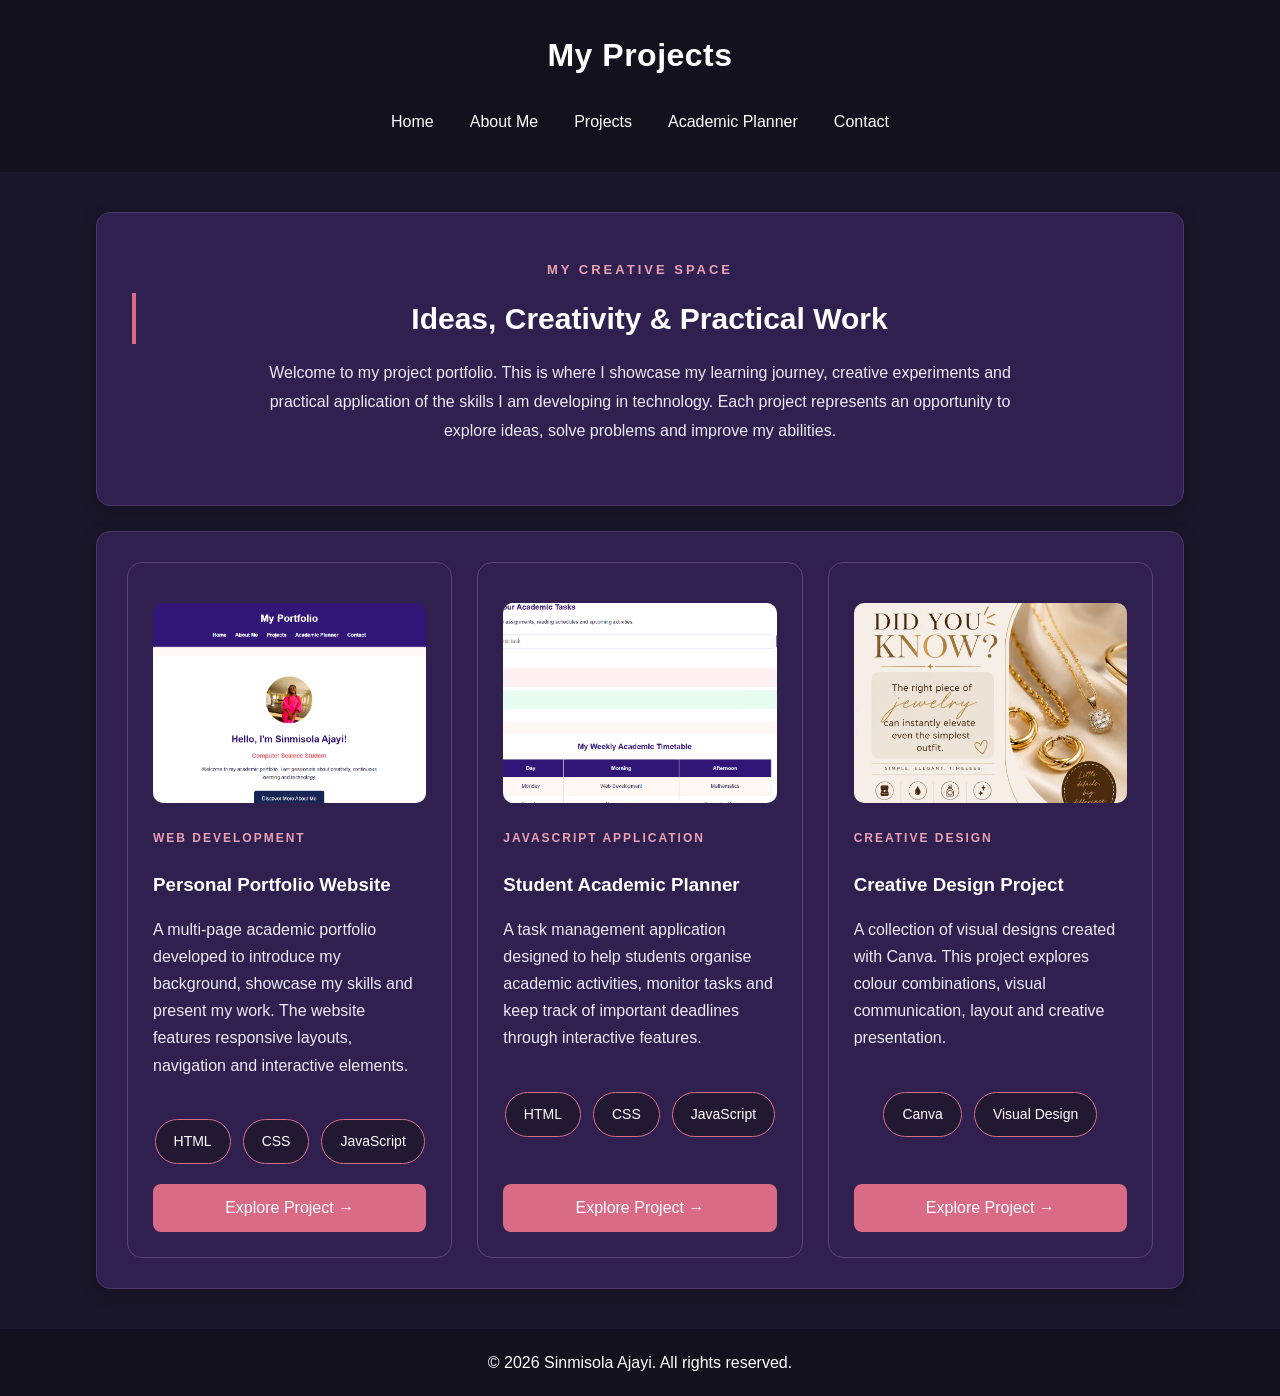
<file: projects.html>
<!DOCTYPE html>
<html lang="en">

<head>
    <meta charset="UTF-8">
    <meta name="viewport" content="width=device-width, initial-scale=1.0">

    <title>My Projects | Sinmisola Ajayi</title>

    <link rel="stylesheet" href="style.css">
</head>

<body>

    <header>
        <h1>My Projects</h1>

        <nav>
            <a href="index.html">Home</a>
            <a href="about.html">About Me</a>
            <a href="projects.html">Projects</a>
            <a href="planner.html">Academic Planner</a>
            <a href="contact.html">Contact</a>
        </nav>
    </header>

    <main>

        <section class="projects-intro">
    <p class="intro-label">MY CREATIVE SPACE</p>

    <h2>Ideas, Creativity & Practical Work</h2>

    <p>
        Welcome to my project portfolio. This is where I showcase
        my learning journey, creative experiments and practical
        application of the skills I am developing in technology.
        Each project represents an opportunity to explore ideas,
        solve problems and improve my abilities.
    </p>
</section>

        <section class="projects-container">

    <div class="project-card">
        <img src="images/portfolio.png"
             alt="Screenshot of my personal portfolio website">

        <p class="project-category">WEB DEVELOPMENT</p>

        <h3>Personal Portfolio Website</h3>

        <p>
            A multi-page academic portfolio developed to introduce
            my background, showcase my skills and present my work.
            The website features responsive layouts, navigation
            and interactive elements.
        </p>

        <div class="project-tools">
            <span>HTML</span>
            <span>CSS</span>
            <span>JavaScript</span>
        </div>

        <a href="portfolio-project.html">Explore Project →</a>
    </div>

    <div class="project-card">
        <img src="images/planner.png"
             alt="Screenshot of my student academic planner">

        <p class="project-category">JAVASCRIPT APPLICATION</p>

        <h3>Student Academic Planner</h3>

        <p>
            A task management application designed to help students
            organise academic activities, monitor tasks and keep
            track of important deadlines through interactive features.
        </p>

        <div class="project-tools">
            <span>HTML</span>
            <span>CSS</span>
            <span>JavaScript</span>
        </div>

        <a href="planner-project.html">Explore Project →</a>
    </div>

    <div class="project-card">
        <img src="images/design.jpeg"
             alt="Creative graphic design created with Canva">

        <p class="project-category">CREATIVE DESIGN</p>

        <h3>Creative Design Project</h3>

        <p>
            A collection of visual designs created with Canva.
            This project explores colour combinations, visual
            communication, layout and creative presentation.
        </p>

        <div class="project-tools">
            <span>Canva</span>
            <span>Visual Design</span>
        </div>

        <a href="design-project.html">Explore Project →</a>
    </div>

</section>

    </main>

    <footer>
        <p>&copy; 2026 Sinmisola Ajayi. All rights reserved.</p>
    </footer>

</body>
</html>
</file>
<file: style.css>
/* COLOUR VARIABLES AND GENERAL STYLE */

:root {
    --primary: #30204f;
    --secondary: #d96b86;
    --accent: #c7b8a3;
    --background: #191629;
    --dark: #13111d;
    --white: #ffffff;
}

* {
    margin: 0;
    padding: 0;
    box-sizing: border-box;
}

body {
    font-family: "Segoe UI", Arial, sans-serif;
    background-color: var(--background);
    color: var(--white);
    line-height: 1.7;
}

/*  HEADER AND NAVIGATION */

header {
    background-color: var(--dark);
    color: var(--white);
    padding: 28px 20px;
    text-align: center;
}

header h1 {
    margin-bottom: 18px;
    letter-spacing: 0.5px;
}

nav {
    display: flex;
    justify-content: center;
    align-items: center;
    flex-wrap: wrap;
    gap: 12px;
}

nav a {
    color: var(--white);
    text-decoration: none;
    font-weight: 500;
    padding: 8px 12px;
    border-radius: 6px;
    transition: 0.3s ease;
}

nav a:hover {
    color: var(--white);
    background-color: var(--primary);
}

/* MAIN CONTENT AND GENERAL SECTIONS */

main {
    width: 85%;
    max-width: 1150px;
    margin: 40px auto;
}

section {
    background-color: var(--primary);
    color: var(--white);
    padding: 30px;
    margin-bottom: 25px;
    border-radius: 14px;
    border: 1px solid #49366b;
    box-shadow: 0 5px 18px rgba(0, 0, 0, 0.2);
}

section h2,
section h3 {
    color: var(--white);
    margin-bottom: 15px;
}

section p {
    color: #eeeaf5;
    margin-bottom: 12px;
    line-height: 1.8;
}

section ul {
    padding-left: 25px;
}

section li {
    padding: 5px;
    margin-bottom: 10px;
}

section li::marker {
    color: var(--secondary);
}

section img {
    border-radius: 15px;
    margin: 15px 0;
}

/* HOMEPAGE INTRODUCTION / HERO */

.hero {
    display: flex;
    align-items: center;
    justify-content: center;
    gap: 50px;
    padding: 65px 8%;
    text-align: left;
    background: linear-gradient(135deg, #13111d, #30204f);
    color: var(--white);
    border-radius: 18px;
    box-shadow: 0 10px 30px rgba(0, 0, 0, 0.25);
}

.hero-image {
    flex: 1;
    text-align: center;
}

.hero img {
    width: 280px;
    height: 350px;
    border-radius: 20px;
    object-fit: cover;
}

.hero-content {
    flex: 1.5;
    max-width: 650px;
}

.intro-label {
    color: #e9a1b3;
    font-size: 13px;
    font-weight: bold;
    letter-spacing: 3px;
    margin-bottom: 12px;
}

.hero h2 {
    color: var(--white);
    font-size: 34px;
    animation: fadeIn 1.2s ease-in-out;
}

.hero h3 {
    color: #e9a1b3;
    margin: 10px 0;
}

.hero p {
    color: #eeeaf5;
    line-height: 1.9;
    margin: 15px 0;
}

/* BUTTONS */

.btn {
    display: inline-block;
    background-color: var(--secondary);
    color: var(--white);
    padding: 12px 25px;
    text-decoration: none;
    border-radius: 7px;
    margin-top: 15px;
    transition: 0.3s ease;
}

.btn:hover {
    background-color: #b94f70;
    transform: translateY(-3px);
}

/* ABOUT PAGE */

section img {
    max-width: 100%;
    height: auto;
}

/* PROJECTS PAGE */

.projects-container {
    display: grid;
    grid-template-columns: repeat(3, minmax(0, 1fr));
    gap: 25px;
    align-items: stretch;
}

.project-card {
    background-color: var(--primary);
    color: var(--white);
    padding: 25px;
    border-radius: 15px;
    border: 1px solid #594477;
    display: flex;
    flex-direction: column;
    transition: transform 0.3s ease, box-shadow 0.3s ease;
}

.project-card img {
    width: 100%;
    height: 200px;
    object-fit: cover;
    border-radius: 10px;
    margin-bottom: 15px;
}

.project-card h3 {
    color: var(--white);
    margin-bottom: 15px;
}

.project-card p {
    color: #eeeaf5;
    margin-bottom: 20px;
    line-height: 1.7;
}

.project-card a {
    display: inline-block;
    background-color: var(--secondary);
    color: var(--white);
    text-decoration: none;
    padding: 10px 18px;
    border-radius: 8px;
    text-align: center;
    margin-top: auto;
    transition: 0.3s ease;
}

.project-card a:hover {
    background-color: #b94f70;
}

.project-card:hover {
    transform: translateY(-6px);
    box-shadow: 0 8px 20px rgba(0, 0, 0, 0.25);
}

/* PROJECT DETAIL PAGES */

.project-preview {
    text-align: center;
    margin: 30px auto;
    max-width: 850px;
}

.project-preview img {
    width: 100%;
    height: auto;
    border-radius: 15px;
    box-shadow: 0 5px 15px rgba(0, 0, 0, 0.2);
}

/* ACADEMIC PLANNER */

.planner-input {
    display: flex;
    gap: 10px;
    margin: 25px 0;
}

.planner-input input {
    flex: 1;
    min-width: 0;
    padding: 12px;
    border: 2px solid #594477;
    border-radius: 8px;
    font-size: 16px;
}

.planner-input button {
    background-color: var(--secondary);
    color: var(--white);
    border: none;
    padding: 12px 20px;
    border-radius: 8px;
    cursor: pointer;
}

.planner-input button:hover {
    background-color: #b94f70;
}

#taskList {
    list-style: none;
}

#taskList li {
    display: flex;
    align-items: center;
    gap: 12px;
    background-color: #40335a;
    color: var(--white);
    padding: 15px;
    margin-bottom: 10px;
    border-radius: 8px;
}

#taskList input[type="checkbox"] {
    width: 18px;
    height: 18px;
    cursor: pointer;
    accent-color: var(--secondary);
    flex-shrink: 0;
}

#taskList li span {
    flex: 1;
}

#taskList li.completed {
    opacity: 0.6;
}

#taskList li.completed span {
    text-decoration: line-through;
}

.delete-btn {
    background-color: var(--secondary);
    color: var(--white);
    border: none;
    padding: 7px 12px;
    border-radius: 5px;
    cursor: pointer;
    margin-left: 15px;
}

.delete-btn:hover {
    background-color: #b94f70;
}

/* ACADEMIC TIMETABLE */

.timetable {
    margin: 40px auto;
    padding: 20px;
    max-width: 900px;
}

.timetable h2 {
    text-align: center;
    color: var(--white);
    margin-bottom: 20px;
}

.timetable table {
    width: 100%;
    border-collapse: collapse;
    background-color: var(--primary);
    color: var(--white);
}

.timetable th,
.timetable td {
    border: 1px solid #594477;
    padding: 15px;
    text-align: center;
}

.timetable th {
    background-color: var(--dark);
    color: var(--white);
}

.timetable tr:nth-child(even) {
    background-color: #40335a;
}

.timetable tr:hover {
    background-color: #594477;
}

/* CONTACT FORM */

#contactForm {
    display: flex;
    flex-direction: column;
    gap: 12px;
    margin-top: 25px;
}

#contactForm input,
#contactForm textarea {
    padding: 12px;
    border: 2px solid #594477;
    border-radius: 8px;
    font-size: 15px;
    font-family: Arial, sans-serif;
    background-color: #f8f7fb;
    color: var(--dark);
}

#contactForm textarea {
    min-height: 120px;
    resize: vertical;
}

#contactForm button {
    background-color: var(--secondary);
    color: var(--white);
    border: none;
    padding: 14px;
    border-radius: 8px;
    cursor: pointer;
    font-size: 16px;
}

#contactForm button:hover {
    background-color: #b94f70;
}

/* MULTIMEDIA SECTION */

.media-section {
    max-width: 800px;
    margin: 50px auto;
    padding: 25px;
    text-align: center;
    background-color: var(--primary);
    color: var(--white);
    border-radius: 15px;
    border: 1px solid #49366b;
    box-shadow: 0 4px 15px rgba(0, 0, 0, 0.2);
}

.media-section h2 {
    color: var(--white);
    margin-bottom: 15px;
}

.media-section p {
    color: #eeeaf5;
    margin-bottom: 20px;
    line-height: 1.6;
}

.media-section video {
    width: 100%;
    max-height: 450px;
    border-radius: 12px;
    background-color: var(--dark);
}

/* FOOTER */

footer {
    background-color: var(--dark);
    color: var(--white);
    text-align: center;
    padding: 20px;
}

footer p {
    margin: 0;
}

/* BUTTON AND LINK TRANSITIONS */

button,
.btn {
    transition: all 0.3s ease;
}

/* HEADING ANIMATION */

@keyframes fadeIn {
    from {
        opacity: 0;
        transform: translateY(20px);
    }

    to {
        opacity: 1;
        transform: translateY(0);
    }
}

/* TABLET AND MOBILE RESPONSIVENESS */

@media (max-width: 900px) {
    .projects-container {
        grid-template-columns: repeat(2, minmax(0, 1fr));
    }
}

@media (max-width: 768px) {
    main {
        width: 92%;
    }

    .hero {
        flex-direction: column;
        text-align: center;
        gap: 25px;
    }

    .hero img {
        width: 220px;
        height: 260px;
    }

    .projects-container {
        grid-template-columns: 1fr;
    }

    .planner-input {
        flex-direction: column;
    }

    .timetable {
        overflow-x: auto;
    }

    .timetable table {
        min-width: 600px;
    }
}

@media (max-width: 600px) {
    header {
        padding: 22px 15px;
    }

    header h1 {
        font-size: 28px;
    }

    nav {
        flex-direction: column;
        align-items: center;
        gap: 8px;
    }

    nav a {
        font-size: 16px;
    }

    main {
        width: 94%;
        margin: 25px auto;
    }

    section {
        padding: 22px;
    }

    .hero h2 {
        font-size: 27px;
    }

    .project-card {
        padding: 20px;
    }

    #taskList li {
        flex-wrap: wrap;
    }
}

/* HOMEPAGE DISCOVER CARDS */

.discover-section {
    background-color: var(--primary);
    padding: 45px 30px;
    border-radius: 15px;
    margin-top: 30px;
}

.section-heading {
    text-align: center;
    margin-bottom: 35px;
}

.section-heading h2 {
    font-size: 30px;
}

.discover-container {
    display: grid;
    grid-template-columns: repeat(3, 1fr);
    gap: 22px;
}

.discover-card {
    background-color: #211a35;
    border: 1px solid #594477;
    border-radius: 12px;
    padding: 28px;
    display: flex;
    flex-direction: column;
    transition: 0.3s ease;
}

.discover-card:hover {
    transform: translateY(-8px);
    border-color: var(--secondary);
}

.card-number {
    color: var(--secondary);
    font-size: 14px;
    font-weight: bold;
    letter-spacing: 2px;
    margin-bottom: 20px;
}

.discover-card h3 {
    margin-bottom: 12px;
}

.discover-card p {
    flex-grow: 1;
}

.discover-card .btn {
    align-self: flex-start;
}

@media (max-width: 768px) {
    .discover-container {
        grid-template-columns: 1fr;
    }
}

/* PERSONAL INTERESTS SECTION */

.interests-section {
    padding: 45px 30px;
}

.interests-container {
    display: grid;
    grid-template-columns: repeat(2, 1fr);
    gap: 20px;
}

.interest-item {
    padding: 25px;
    background-color: #211a35;
    border-left: 4px solid var(--secondary);
    border-radius: 8px;
    transition: 0.3s ease;
}

.interest-item:hover {
    transform: translateX(6px);
}

.interest-item h3 {
    color: #e9a1b3;
    margin-bottom: 10px;
}

.interest-item p {
    margin-bottom: 0;
}

@media (max-width: 600px) {
    .interests-container {
        grid-template-columns: 1fr;
    }
}

/* PERSONAL QUOTE SECTION */

.quote-section {
    text-align: center;
    padding: 55px 35px;
    background: linear-gradient(135deg, #211a35, #30204f);
    border: 1px solid #594477;
}

.quote-section blockquote {
    max-width: 750px;
    margin: 20px auto;
    font-size: 24px;
    font-style: italic;
    line-height: 1.7;
    color: #ffffff;
}

.quote-author {
    color: #e9a1b3;
    font-weight: bold;
}

/* ABOUT ME PAGE */

.about-intro {
    text-align: center;
    padding: 45px;
}

.about-intro img {
    width: 190px;
    height: 210px;
    object-fit: cover;
    border: 4px solid var(--secondary);
    border-radius: 50%;
    margin: 20px auto;
    display: block;
}

.about-intro p {
    max-width: 800px;
    margin: 15px auto;
    text-align: center;
}

.about-intro h2 {
    font-size: 30px;
}

main section:not(.about-intro) h2 {
    border-left: 4px solid var(--secondary);
    padding-left: 15px;
}

main section ul {
    margin-top: 15px;
}

main section li {
    line-height: 1.8;
}

/* TECHNICAL SKILLS CARDS */

.skills-container {
    display: grid;
    grid-template-columns: repeat(3, 1fr);
    gap: 18px;
    margin-top: 25px;
}

.skill-card {
    background-color: #211a35;
    border: 1px solid #594477;
    border-radius: 10px;
    padding: 22px;
    transition: 0.3s ease;
}

.skill-card:hover {
    transform: translateY(-5px);
    border-color: var(--secondary);
}

.skill-card h3 {
    color: #e9a1b3;
    margin-bottom: 10px;
}

.skill-card p {
    margin-bottom: 0;
}

@media (max-width: 768px) {
    .skills-container {
        grid-template-columns: repeat(2, 1fr);
    }
}

@media (max-width: 500px) {
    .skills-container {
        grid-template-columns: 1fr;
    }
}

/* HOBBIES AND INTERESTS */

.hobbies-container {
    display: grid;
    grid-template-columns: repeat(2, 1fr);
    gap: 20px;
    margin-top: 25px;
}

.hobby-item {
    padding: 25px;
    background-color: #211a35;
    border-radius: 10px;
    border-bottom: 3px solid var(--secondary);
    transition: 0.3s ease;
}

.hobby-item:hover {
    transform: translateY(-5px);
}

.hobby-item span {
    color: var(--secondary);
    font-weight: bold;
    font-size: 14px;
}

.hobby-item h3 {
    margin: 12px 0;
    color: white;
}

.hobby-item p {
    margin-bottom: 0;
}

@media (max-width: 600px) {
    .hobbies-container {
        grid-template-columns: 1fr;
    }
}

/* ABOUT PAGE CLOSING SECTION */

.about-closing {
    text-align: center;
    padding: 50px 35px;
    background: linear-gradient(135deg, #211a35, #30204f);
    border: 1px solid #594477;
}

.about-closing h2 {
    font-size: 28px;
    border: none !important;
    padding: 0 !important;
    margin-bottom: 18px;
}

.about-closing p:not(.intro-label) {
    max-width: 750px;
    margin: 15px auto;
}

/* PROJECTS PAGE INTRODUCTION */

.projects-intro {
    text-align: center;
    padding: 45px 35px;
}

.projects-intro h2 {
    font-size: 30px;
}

.projects-intro p:not(.intro-label) {
    max-width: 750px;
    margin: 15px auto;
}

/* PROJECT CATEGORIES */

.project-category {
    color: #e9a1b3 !important;
    font-size: 12px;
    font-weight: bold;
    letter-spacing: 2px;
    margin-top: 10px;
}

/* PROJECT TECHNOLOGY TAGS */

.project-tools {
    display: flex;
    flex-wrap: wrap;
    gap: 8px;
    margin-bottom: 20px;
}

.project-tools span {
    background-color: #40335a;
    color: white;
    padding: 6px 12px;
    border-radius: 20px;
    font-size: 12px;
}

/* PROJECT DETAIL INTRODUCTION */

.project-detail-intro {
    text-align: center;
    padding: 45px 35px;
}

.project-detail-intro h2 {
    font-size: 30px;
}

.project-detail-intro p:not(.intro-label) {
    max-width: 750px;
    margin: 15px auto;
}

/* PROJECT PREVIEW */

.project-preview {
    text-align: center;
}

.project-preview img {
    max-width: 100%;
    height: auto;
}

/* PROJECT NAVIGATION */

.project-navigation {
    text-align: center;
    padding: 40px;
}

.project-navigation h2 {
    border: none !important;
    padding: 0 !important;
}


/* ACADEMIC PLANNER PROJECT PAGE */

.project-detail-intro {
    text-align: center;
    padding: 55px 35px;
    background: linear-gradient(135deg, #30204f, #211832);
    border-radius: 15px;
    margin-bottom: 30px;
}

.project-detail-intro h2 {
    font-size: 32px;
    margin-bottom: 15px;
    color: #ffffff;
}

.project-detail-intro p:not(.intro-label) {
    max-width: 750px;
    margin: 15px auto;
    line-height: 1.8;
}

.project-detail-intro .intro-label {
    color: #e9a1b3;
    font-size: 13px;
    font-weight: bold;
    letter-spacing: 3px;
}

.project-preview {
    text-align: center;
    padding: 35px;
}

.project-preview img {
    width: 100%;
    max-width: 850px;
    height: auto;
    border-radius: 12px;
    border: 2px solid #d96b86;
    box-shadow: 0 8px 25px rgba(0, 0, 0, 0.3);
}

.project-tools {
    display: flex;
    justify-content: center;
    flex-wrap: wrap;
    gap: 12px;
    margin-top: 20px;
}

.project-tools span {
    background-color: #211832;
    color: #ffffff;
    border: 1px solid #d96b86;
    padding: 10px 18px;
    border-radius: 25px;
    font-size: 14px;
    transition: 0.3s ease;
}

.project-tools span:hover {
    background-color: #d96b86;
    transform: translateY(-3px);
}

.project-navigation {
    text-align: center;
    padding: 45px 30px;
    background: linear-gradient(135deg, #30204f, #211832);
    border-radius: 15px;
}

.project-navigation h2 {
    border: none !important;
    padding: 0 !important;
}

.project-navigation p {
    margin: 15px 0 25px;
}

/* MOBILE RESPONSIVENESS */

@media (max-width: 600px) {
    .project-detail-intro {
        padding: 35px 20px;
    }

    .project-detail-intro h2 {
        font-size: 24px;
    }

    .project-preview {
        padding: 20px;
    }

    .project-tools span {
        font-size: 12px;
        padding: 8px 13px;
    }

    .project-navigation {
        padding: 30px 20px;
    }
}


/* CREATIVE DESIGN PROJECT */

.design-preview {
    padding: 40px 30px;
}

.design-preview img {
    max-width: 650px;
    width: 100%;
    max-height: 650px;
    object-fit: contain;
    background-color: #ffffff;
    padding: 10px;
    border-radius: 12px;
    border: 2px solid #d96b86;
    box-shadow: 0 10px 30px rgba(0, 0, 0, 0.3);
    transition: transform 0.3s ease;
}

.design-preview img:hover {
    transform: scale(1.02);
}

.preview-caption {
    color: #c7b8a3;
    font-size: 14px;
    margin-top: 15px;
    font-style: italic;
}

.design-preview h2 {
    margin-bottom: 25px;
}

@media (max-width: 600px) {
    .design-preview {
        padding: 25px 15px;
    }

    .design-preview img {
        padding: 5px;
    }
}

/* RESPONSIVE ACADEMIC TIMETABLE */

.table-container {
    width: 100%;
    overflow-x: auto;
    -webkit-overflow-scrolling: touch;
}

.table-container table {
    width: 100%;
    border-collapse: collapse;
}

@media (max-width: 600px) {
    .table-container table {
        min-width: 600px;
    }

    .table-container th,
    .table-container td {
        padding: 10px 8px;
        font-size: 13px;
    }
}


/* MOBILE ACADEMIC TIMETABLE */

.mobile-timetable {
    display: none;
}

@media (max-width: 600px) {

    .desktop-timetable {
        display: none;
    }

    .mobile-timetable {
        display: grid;
        grid-template-columns: 1fr;
        gap: 15px;
        margin-top: 25px;
    }

    .day-card {
        background: #211832;
        border-left: 4px solid #d96b86;
        border-radius: 12px;
        padding: 18px;
        box-shadow: 0 4px 12px rgba(0, 0, 0, 0.2);
    }

    .day-card h3 {
        color: #e9a1b3;
        margin-bottom: 12px;
        font-size: 18px;
    }

    .day-card p {
        margin: 10px 0;
        color: #ffffff;
        line-height: 1.6;
    }

    .day-card strong {
        color: #e9a1b3;
        display: block;
        margin-bottom: 3px;
    }
}
</file>
